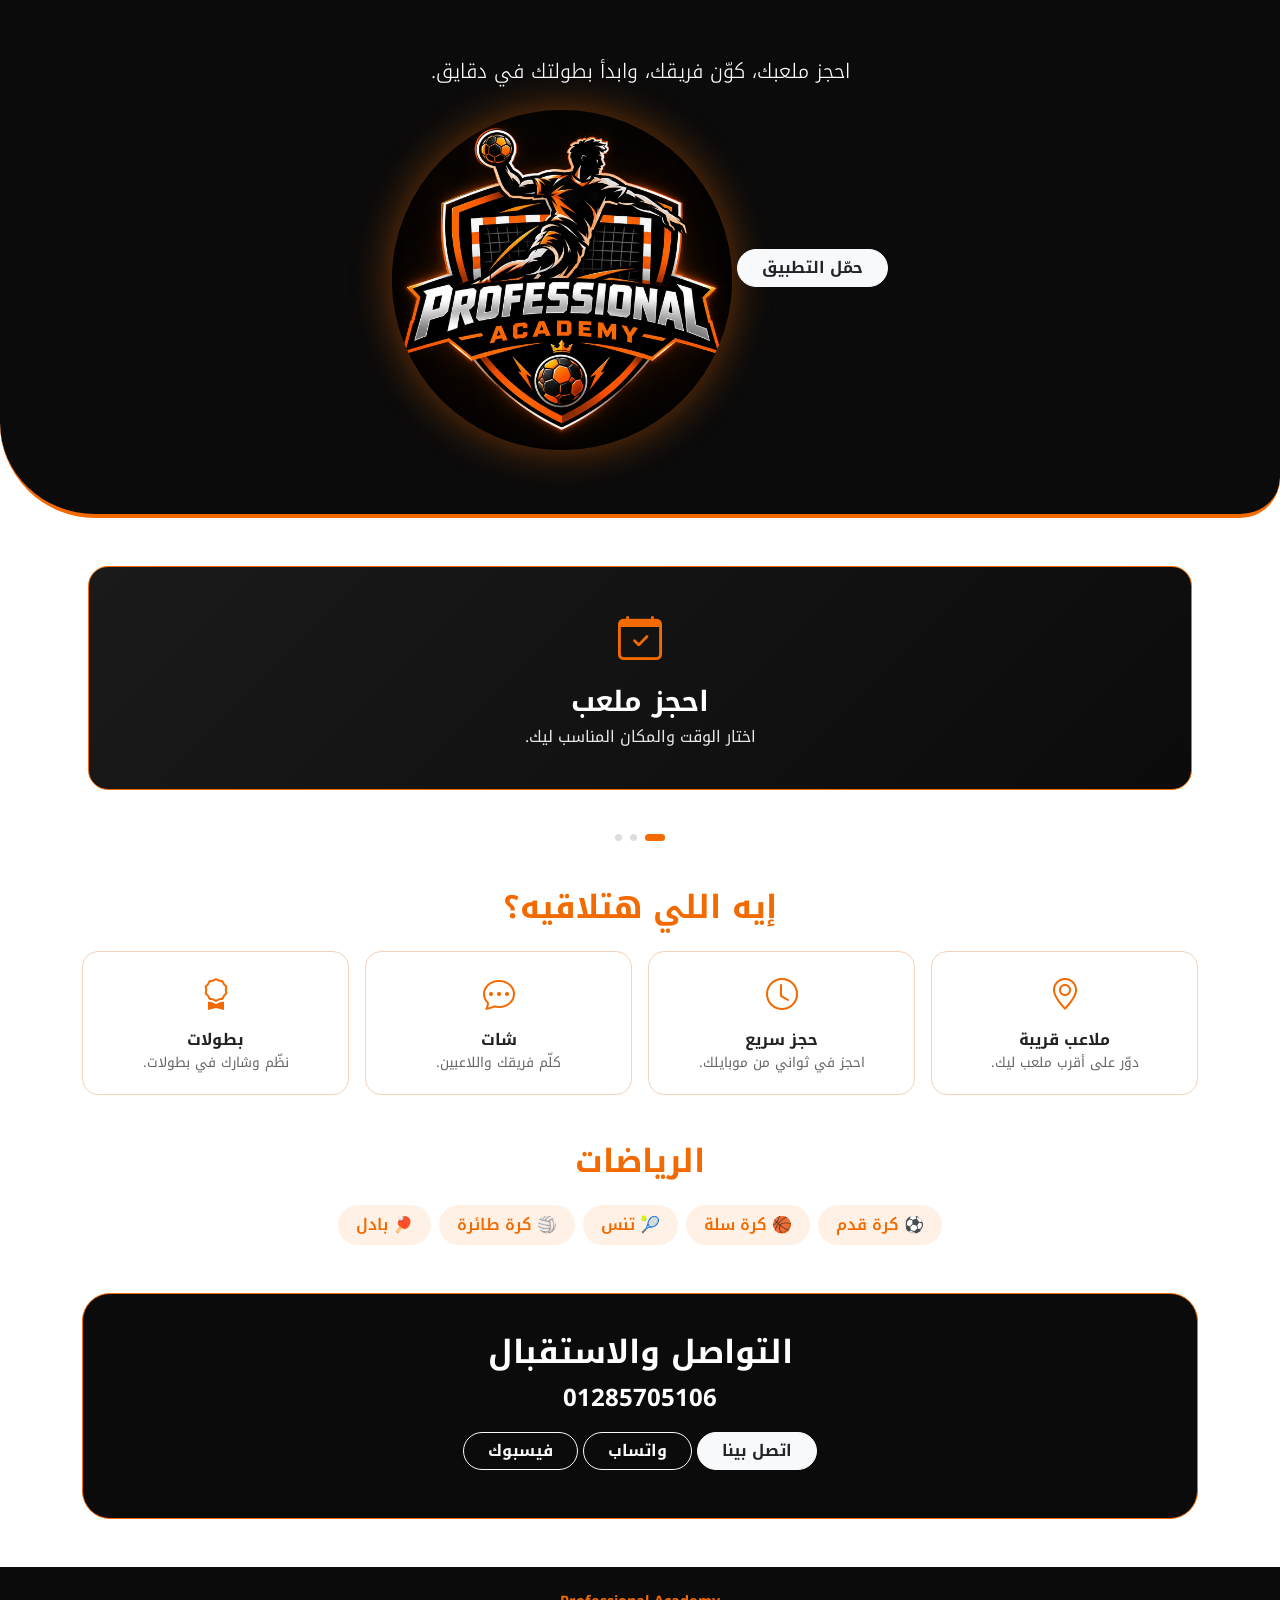
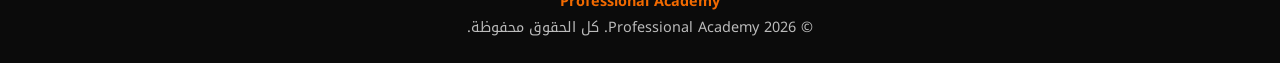
<file: academy-v2/index.html>
<!doctype html>
<html lang="ar" dir="rtl">
<head>
  <meta charset="utf-8">
  <meta name="viewport" content="width=device-width, initial-scale=1">
  <title>Professional Academy | أكاديمية بروفيشنال</title>
  <meta name="description" content="أكاديمية بروفيشنال: احجز ملاعب، ابدأ بطولات، كوّن فريقك وتواصل مع اللاعبين.">
  <meta name="theme-color" content="#0b0b0b">
  <link rel="icon" type="image/jpeg" href="assets/img/logo.jpg">
  <link rel="preconnect" href="https://fonts.googleapis.com">
  <link rel="preconnect" href="https://fonts.gstatic.com" crossorigin>
  <link href="https://fonts.googleapis.com/css2?family=Noto+Kufi+Arabic:wght@400;600;700&display=swap" rel="stylesheet">
  <link rel="stylesheet" href="https://cdn.jsdelivr.net/npm/bootstrap-icons@1.11.3/font/bootstrap-icons.min.css">
  <link rel="stylesheet" href="assets/css/bootstrap.rtl.min.css">
  <link rel="stylesheet" href="assets/css/slick.css">
  <link rel="stylesheet" href="assets/css/style.css">
  <link rel="stylesheet" href="assets/css/site.css">
</head>
<body>

  <header class="site-hero text-white text-center">
    <div class="container">
      <h1 class="fw-bold visually-hidden">Professional Academy</h1>
      <p class="lead mb-4">احجز ملعبك، كوّن فريقك، وابدأ بطولتك في دقايق.</p>
      <a href="#download" class="btn btn-light text-dark fw-bold px-4 rounded-pill mb-4">حمّل التطبيق</a>
      <img src="assets/img/logo.jpg" alt="Professional Academy" class="hero-img">
    </div>
  </header>

  <main class="container py-5">

    <section class="mb-5">
      <div class="main-slider">
        <div><div class="slide s1"><i class="bi bi-calendar-check"></i><h3>احجز ملعب</h3><p>اختار الوقت والمكان المناسب ليك.</p></div></div>
        <div><div class="slide s2"><i class="bi bi-trophy"></i><h3>ابدأ بطولة</h3><p>نظّم بطولة مع صحابك وتابع النتايج.</p></div></div>
        <div><div class="slide s3"><i class="bi bi-people"></i><h3>كوّن فريقك</h3><p>ضم لاعبين وقارن مستواكم.</p></div></div>
      </div>
    </section>

    <section id="features" class="mb-5">
      <h2 class="section-title">إيه اللي هتلاقيه؟</h2>
      <div class="row g-3">
        <div class="col-6 col-md-3"><div class="feature"><i class="bi bi-geo-alt"></i><h5>ملاعب قريبة</h5><p>دوّر على أقرب ملعب ليك.</p></div></div>
        <div class="col-6 col-md-3"><div class="feature"><i class="bi bi-clock"></i><h5>حجز سريع</h5><p>احجز في ثواني من موبايلك.</p></div></div>
        <div class="col-6 col-md-3"><div class="feature"><i class="bi bi-chat-dots"></i><h5>شات</h5><p>كلّم فريقك واللاعبين.</p></div></div>
        <div class="col-6 col-md-3"><div class="feature"><i class="bi bi-award"></i><h5>بطولات</h5><p>نظّم وشارك في بطولات.</p></div></div>
      </div>
    </section>

    <section id="sports" class="mb-5">
      <h2 class="section-title">الرياضات</h2>
      <div class="d-flex flex-wrap gap-2 justify-content-center">
        <span class="chip">⚽ كرة قدم</span>
        <span class="chip">🏀 كرة سلة</span>
        <span class="chip">🎾 تنس</span>
        <span class="chip">🏐 كرة طائرة</span>
        <span class="chip">🏓 بادل</span>
      </div>
    </section>

    <section id="download" class="download text-center text-white">
      <h2 class="fw-bold">التواصل والاستقبال</h2>
      <p dir="ltr" class="fw-bold fs-4 mb-3">01285705106</p>
      <a href="tel:+201285705106" class="btn btn-light text-dark fw-bold rounded-pill px-4 mb-2">اتصل بينا</a>
      <a href="https://wa.me/201285705106" target="_blank" rel="noopener" class="btn btn-outline-light fw-bold rounded-pill px-4 mb-2">واتساب</a>
      <a href="https://www.facebook.com/share/1DG5ZbSksD/?mibextid=wwXIfr" target="_blank" rel="noopener" class="btn btn-outline-light fw-bold rounded-pill px-4 mb-2">فيسبوك</a>
    </section>
  </main>

  <footer class="site-footer text-center py-4">
    <div class="fw-bold mb-1" style="color:#F26A00">Professional Academy</div>
    <div>© <span id="year"></span> Professional Academy. كل الحقوق محفوظة.</div>
  </footer>

  <script src="assets/js/jquery.min.js"></script>
  <script src="assets/js/bootstrap.bundle.min.js"></script>
  <script src="assets/js/slick.min.js"></script>
  <script>
    jQuery(function ($) {
      $('#year').text(new Date().getFullYear());
      $('.main-slider').slick({
        dots: true, infinite: true, autoplay: true, autoplaySpeed: 3500,
        speed: 700, slidesToShow: 1, slidesToScroll: 1,
        rtl: true, arrows: false
      });
    });
  </script>
</body>
</html>
</file>
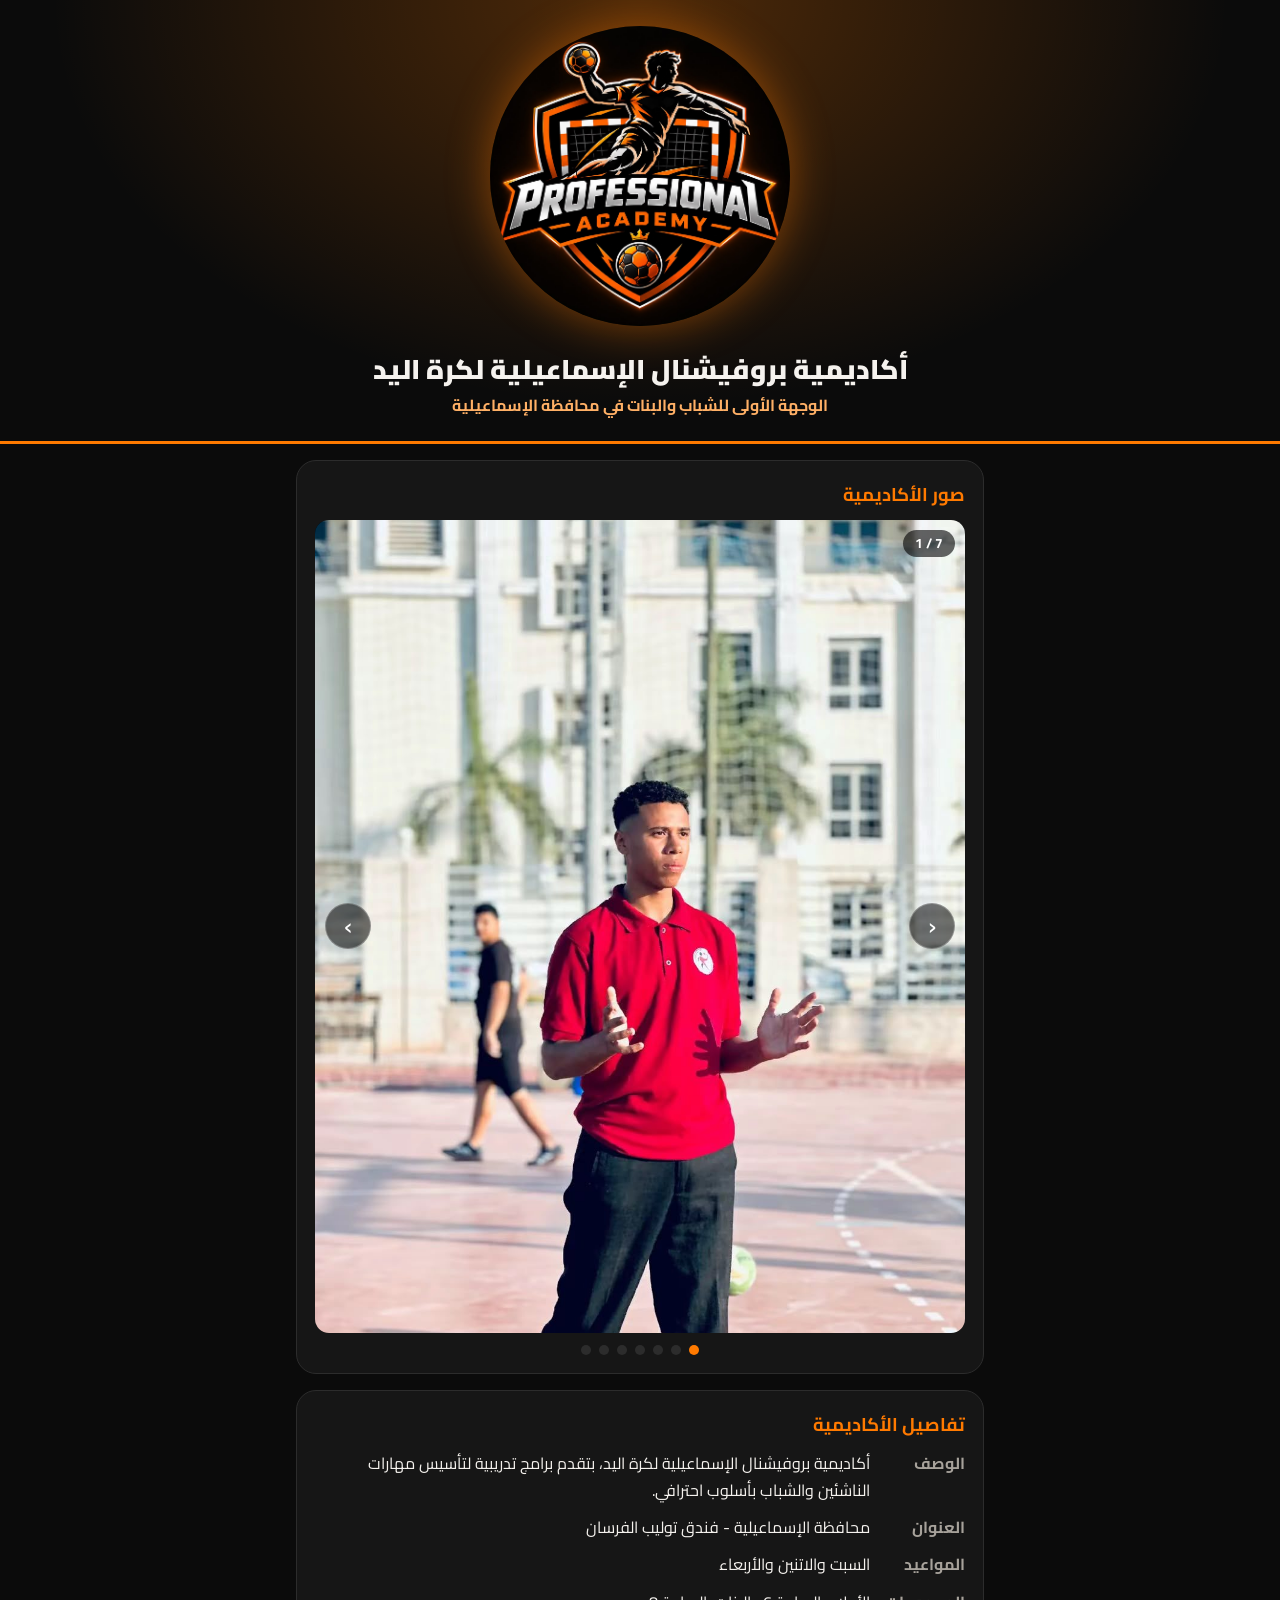
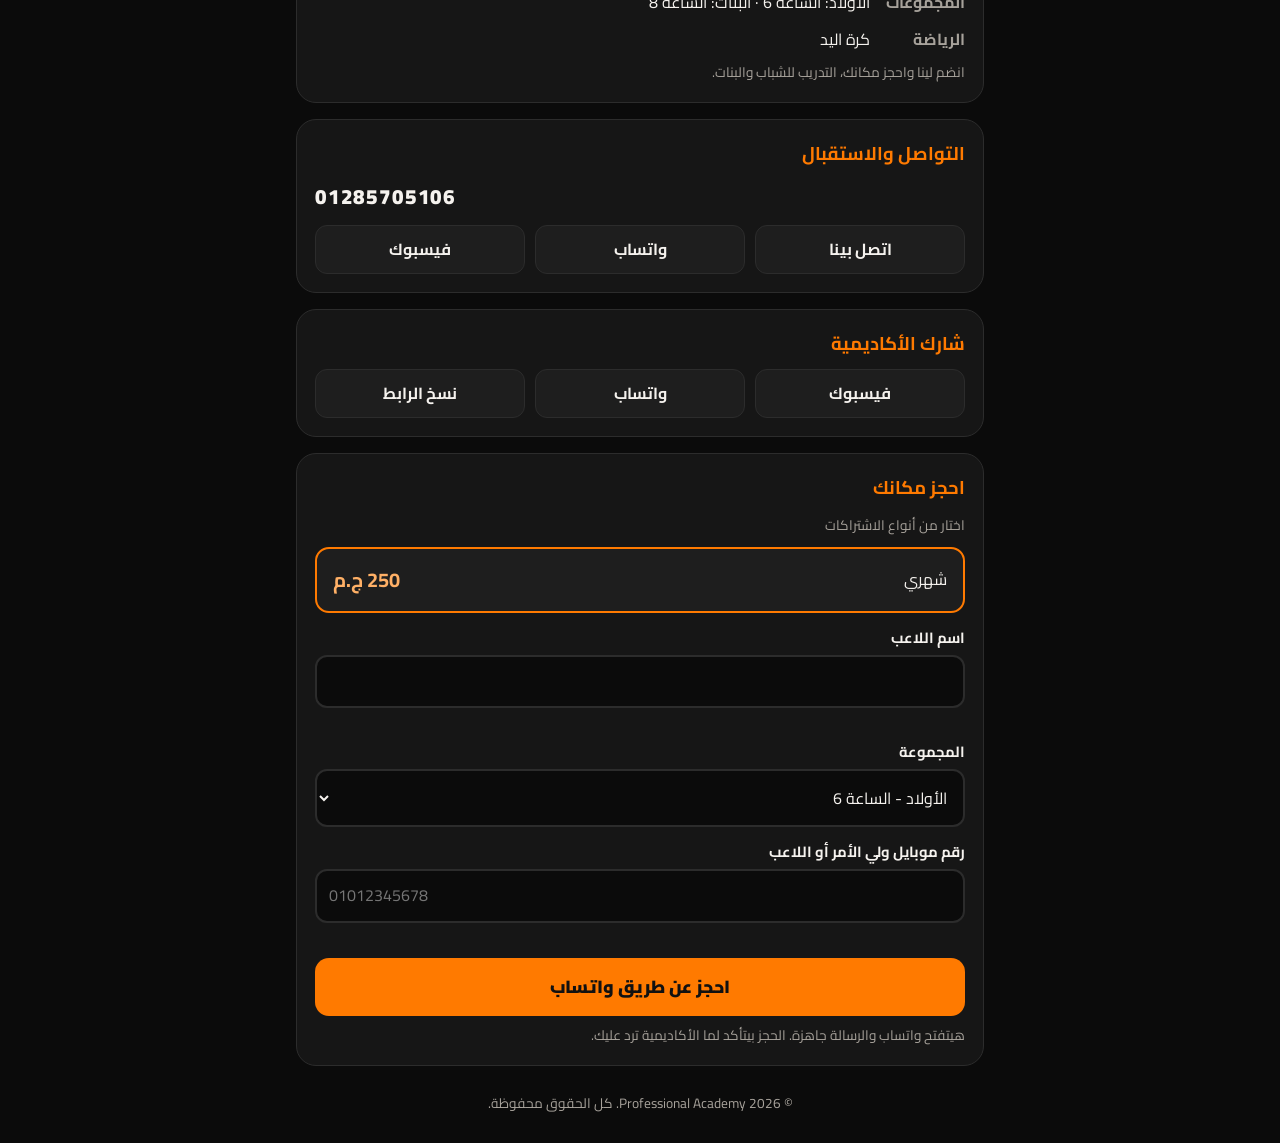
<file: academy/index.html>
<!doctype html>
<html lang="ar" dir="rtl">
<head>
<meta charset="utf-8">
<meta name="viewport" content="width=device-width,initial-scale=1,viewport-fit=cover">
<title>بروفيشنال أكاديمي | Professional Academy - أكاديمية كرة اليد بالإسماعيلية</title>
<meta name="description" content="أكاديمية بروفيشنال الإسماعيلية لكرة اليد: الوجهة الأولى للشباب والبنات في محافظة الإسماعيلية. اشتراك شهري 250 ج.م.">
<meta name="theme-color" content="#0b0b0b">
<link rel="icon" type="image/png" sizes="48x48" href="img/icon-48.png">
<link rel="icon" type="image/png" sizes="192x192" href="img/icon-192.png">
<link rel="apple-touch-icon" href="img/apple-touch-icon.png">
<link rel="manifest" href="manifest.webmanifest">
<meta name="mobile-web-app-capable" content="yes">
<meta name="apple-mobile-web-app-capable" content="yes">
<meta name="apple-mobile-web-app-title" content="بروفيشنال">
<link rel="canonical" href="https://yuossif355-bit.github.io/professional-club/academy/">
<meta name="robots" content="index, follow">
<meta name="keywords" content="بروفيشنال اكاديمي, بروفيشنال أكاديمي, Professional Academy, أكاديمية كرة اليد, كرة يد الإسماعيلية, أكاديمية بروفيشنال, تدريب كرة اليد للأطفال, Professional Academy">
<meta property="og:type" content="website">
<meta property="og:locale" content="ar_EG">
<meta property="og:title" content="بروفيشنال أكاديمي | Professional Academy">
<meta property="og:description" content="الوجهة الأولى للشباب والبنات في محافظة الإسماعيلية. اشتراك شهري 250 ج.م. احجز مكانك الآن.">
<meta property="og:url" content="https://yuossif355-bit.github.io/professional-club/academy/">
<meta property="og:image" content="https://yuossif355-bit.github.io/professional-club/academy/img/logo.jpg">
<meta name="twitter:card" content="summary_large_image">

<link rel="preconnect" href="https://fonts.googleapis.com">
<link rel="preconnect" href="https://fonts.gstatic.com" crossorigin>
<link href="https://fonts.googleapis.com/css2?family=Cairo:wght@400;600;700;900&display=swap" rel="stylesheet">
<script type="application/ld+json">
{"@context":"https://schema.org","@type":"SportsActivityLocation","name":"أكاديمية بروفيشنال الإسماعيلية لكرة اليد","sport":"Handball","sameAs":["https://www.facebook.com/share/1DG5ZbSksD/?mibextid=wwXIfr"],"address":{"@type":"PostalAddress","addressLocality":"الإسماعيلية","addressCountry":"EG","streetAddress":"فندق توليب الفرسان"}}
</script>
<style>
:root{--bg:#0b0b0b;--panel:#161616;--panel-2:#1e1e1e;--line:#2c2c2c;--text:#f5f2ee;--muted:#a7a29b;--or:#ff7a00;--or-2:#ffb066;--ok:#25d366}
*{box-sizing:border-box;margin:0;padding:0}
body{background:var(--bg);color:var(--text);font-family:"Cairo",system-ui,sans-serif;line-height:1.7;padding-bottom:calc(28px + env(safe-area-inset-bottom,0px))}
button,input{font:inherit;color:inherit}
button,label{cursor:pointer}
:focus-visible{outline:3px solid var(--or);outline-offset:2px}
.wrap{max-width:720px;margin:0 auto;padding-inline:16px}
.hero{text-align:center;padding:26px 16px 22px;background:radial-gradient(ellipse at 50% 0%,rgba(255,122,0,.28),transparent 65%);border-bottom:3px solid var(--or)}
.hero img{width:min(300px,72vw);height:auto;border-radius:50%;box-shadow:0 0 44px rgba(255,122,0,.45)}
h1{font-size:1.7rem;font-weight:900;margin:18px 0 4px;line-height:1.3;text-wrap:balance}
.tag{color:var(--or-2);font-weight:700}
.card{background:var(--panel);border:1px solid var(--line);border-radius:20px;padding:18px;margin-top:16px}
.card h2{font-size:1.15rem;margin-bottom:10px;color:var(--or)}
dl{display:grid;grid-template-columns:auto 1fr;gap:10px 16px}
dt{color:var(--muted);font-weight:700;white-space:nowrap}
dd{min-width:0;overflow-wrap:anywhere}
.pic{display:block;width:100%;height:auto;border-radius:14px;background:#000}
.slider{position:relative;direction:rtl;overflow:hidden;border-radius:14px;background:#000;aspect-ratio:4/5;touch-action:pan-y;user-select:none}
.track{display:flex;height:100%;transition:transform .35s ease}
.slide{flex:0 0 100%;height:100%;margin:0}
.slide img{display:block;width:100%;height:100%;object-fit:cover;object-position:50% 40%;-webkit-user-drag:none}
.nav{direction:ltr;position:absolute;top:50%;transform:translateY(-50%);width:46px;height:46px;border-radius:50%;border:1px solid rgba(255,255,255,.25);background:rgba(0,0,0,.55);color:#fff;font-size:28px;line-height:1;display:grid;place-items:center;padding:0 0 3px}
.nav:hover{background:var(--or);color:#111}
.nav.next{left:10px}
.nav.prev{right:10px}
.count{position:absolute;top:10px;right:10px;background:rgba(0,0,0,.6);color:#fff;border-radius:999px;padding:2px 12px;font-size:.85rem;font-weight:700;font-variant-numeric:tabular-nums;direction:ltr}
.dots{display:flex;justify-content:center;gap:8px;margin-top:12px}
.dots button{width:10px;height:10px;border-radius:50%;border:0;padding:0;background:var(--line)}
.dots button[aria-current="true"]{background:var(--or)}
@media (prefers-reduced-motion:reduce){.track{transition:none}}
.share{display:flex;gap:10px;flex-wrap:wrap}
.share a,.share button{flex:1 1 120px;text-align:center;text-decoration:none;background:var(--panel-2);border:1px solid var(--line);border-radius:12px;padding:10px;font-weight:700;color:var(--text)}
.plan{display:flex;align-items:center;justify-content:space-between;gap:12px;background:var(--panel-2);border:2px solid var(--or);border-radius:14px;padding:14px 16px}
.plan b{font-size:1.25rem;color:var(--or-2);font-variant-numeric:tabular-nums}
.f{display:flex;flex-direction:column;gap:5px;margin-top:12px}
.f label{font-weight:700;font-size:.92rem}
.f input,.f select{background:var(--bg);border:2px solid var(--line);border-radius:12px;padding:11px 12px;min-width:0;width:100%;font:inherit;color:inherit}
.f input:focus,.f select:focus{outline:none;border-color:var(--or)}
.err{color:#ff7b72;font-size:.82rem;min-height:1.1em}
.book{width:100%;margin-top:16px;background:var(--or);color:#111;border:0;border-radius:14px;padding:14px;font-weight:900;font-size:1.1rem}
.note{color:var(--muted);font-size:.85rem;margin-top:8px}
.toast{position:fixed;inset-inline:16px;bottom:calc(20px + env(safe-area-inset-bottom,0px));margin:auto;max-width:340px;background:var(--text);color:var(--bg);border-radius:12px;padding:10px 14px;text-align:center;font-weight:700;display:none}
.toast.show{display:block}
footer{text-align:center;color:var(--muted);font-size:.85rem;margin-top:26px}
</style>
</head>
<body>
<header class="hero">
  <img src="img/logo.jpg" alt="شعار Professional Academy" width="300" height="300">
  <h1>أكاديمية بروفيشنال الإسماعيلية لكرة اليد</h1>
  <p class="tag">الوجهة الأولى للشباب والبنات في محافظة الإسماعيلية</p>
</header>

<main class="wrap">
  <section class="card" aria-labelledby="g">
    <h2 id="g">صور الأكاديمية</h2>
    <div class="slider" id="slider" role="region" aria-roledescription="معرض صور" aria-label="صور الأكاديمية" tabindex="0">
      <div class="track" id="track">
        <figure class="slide"><img src="img/gallery/photo-1.jpg" alt="مدرب أكاديمية بروفيشنال بتيشيرت الأكاديمية الأحمر بيشرح للاعبين في الملعب" width="1080" height="1440" fetchpriority="high"></figure>
        <figure class="slide"><img src="img/gallery/photo-2.jpg" alt="لاعب بيقفز ويسدد في تمرين كرة يد ليلي" width="1113" height="1600" loading="lazy"></figure>
        <figure class="slide"><img src="img/gallery/photo-3.jpg" alt="لاعبين الأكاديمية واقفين صفين وبيصفقوا للمدرب" width="900" height="1600" loading="lazy"></figure>
        <figure class="slide"><img src="img/gallery/photo-4.jpg" alt="المدرب بيتكلم مع مجموعة من اللاعبين أثناء التدريب" width="1080" height="1080" loading="lazy"></figure>
        <figure class="slide"><img src="img/gallery/photo-5.jpg" alt="المدرب ماسك كورة اليد وقدامه الجول" width="1080" height="1440" loading="lazy"></figure>
        <figure class="slide"><img src="img/gallery/photo-7.jpg" alt="مدرب بيدرّب الأطفال الصغيرين في الأكاديمية" width="720" height="1280" loading="lazy"></figure>
        <figure class="slide"><img src="img/gallery/photo-8.jpg" alt="ملعب الأكاديمية وقت الغروب بسماء وردية وفندق توليب الفرسان في الخلفية" width="1200" height="1600" loading="lazy"></figure>
      </div>
      <span class="count" id="count" aria-hidden="true">1 / 7</span>
      <button type="button" class="nav prev" id="prev" aria-label="الصورة السابقة">&rsaquo;</button>
      <button type="button" class="nav next" id="next" aria-label="الصورة التالية">&lsaquo;</button>
    </div>
    <div class="dots" id="dots"></div>
  </section>

  <section class="card" aria-labelledby="d">
    <h2 id="d">تفاصيل الأكاديمية</h2>
    <dl>
      <dt>الوصف</dt><dd id="cDesc">أكاديمية بروفيشنال الإسماعيلية لكرة اليد، بتقدم برامج تدريبية لتأسيس مهارات الناشئين والشباب بأسلوب احترافي.</dd>
      <dt>العنوان</dt><dd id="cAddr">محافظة الإسماعيلية - فندق توليب الفرسان</dd>
      <dt>المواعيد</dt><dd id="cDays">السبت والاتنين والأربعاء</dd>
      <dt>المجموعات</dt><dd id="cGroups">الأولاد: الساعة 6 &nbsp;·&nbsp; البنات: الساعة 8</dd>
      <dt>الرياضة</dt><dd>كرة اليد</dd>
    </dl>
    <p class="note">انضم لينا واحجز مكانك، التدريب للشباب والبنات.</p>
  </section>

  <section class="card" aria-labelledby="c">
    <h2 id="c">التواصل والاستقبال</h2>
    <p id="cPhone" style="margin-bottom:10px;direction:ltr;text-align:start;font-size:1.3rem;font-weight:900;letter-spacing:.04em" dir="ltr">01285705106</p>
    <div class="share">
      <a id="cCall" href="tel:+201285705106">اتصل بينا</a>
      <a id="cWa" href="https://wa.me/201285705106" target="_blank" rel="noopener">واتساب</a>
      <a href="https://www.facebook.com/share/1DG5ZbSksD/?mibextid=wwXIfr" target="_blank" rel="noopener">فيسبوك</a>
    </div>
  </section>

  <section class="card" aria-labelledby="s">
    <h2 id="s">شارك الأكاديمية</h2>
    <div class="share">
      <a id="fb" href="#" target="_blank" rel="noopener">فيسبوك</a>
      <a id="wa" href="#" target="_blank" rel="noopener">واتساب</a>
      <button type="button" id="copy">نسخ الرابط</button>
    </div>
  </section>

  <section class="card" aria-labelledby="b">
    <h2 id="b">احجز مكانك</h2>
    <p class="note" style="margin:0 0 10px">اختار من أنواع الاشتراكات</p>
    <div class="plan"><span>شهري</span><b id="cPrice">250 ج.م</b></div>
    <form id="form" novalidate>
      <div class="f"><label for="who">اسم اللاعب</label><input id="who" autocomplete="name" maxlength="40"><span class="err" id="whoErr"></span></div>
      <div class="f"><label for="grp">المجموعة</label>
        <select id="grp"><option value="الأولاد (الساعة 6)">الأولاد - الساعة 6</option><option value="البنات (الساعة 8)">البنات - الساعة 8</option></select></div>
      <div class="f"><label for="ph">رقم موبايل ولي الأمر أو اللاعب</label><input id="ph" type="tel" inputmode="tel" autocomplete="tel" placeholder="01012345678" dir="ltr" style="text-align:start"><span class="err" id="phErr"></span></div>
      <button class="book" type="submit">احجز عن طريق واتساب</button>
      <p class="note">هيتفتح واتساب والرسالة جاهزة. الحجز بيتأكد لما الأكاديمية ترد عليك.</p>
    </form>
  </section>

  <footer>© <span id="y"></span> Professional Academy. كل الحقوق محفوظة.</footer>
</main>
<div class="toast" id="toast" role="status"></div>

<script>
(function(){
  /* رقم واتساب الأكاديمية لاستقبال الحجوزات (بكود مصر 20 وبدون +). عدّله هنا بس. */
  var WHATSAPP = "201285705106";
  /* القيم دي بتتحدّث من ملف content.json (اللي بتعدّله من غرفة المدرب). */
  window.PA = {whatsapp: WHATSAPP, price: 250};
  var $=function(s){return document.querySelector(s)};
  $("#y").textContent=new Date().getFullYear();
  var url=location.href.split("#")[0], t=encodeURIComponent("أكاديمية بروفيشنال الإسماعيلية لكرة اليد");
  $("#fb").href="https://www.facebook.com/sharer/sharer.php?u="+encodeURIComponent(url);
  $("#wa").href="https://wa.me/?text="+t+"%20"+encodeURIComponent(url);
  function toast(m){var e=$("#toast");e.textContent=m;e.classList.add("show");clearTimeout(toast._t);toast._t=setTimeout(function(){e.classList.remove("show")},2200)}
  $("#copy").addEventListener("click",function(){
    if(navigator.clipboard&&navigator.clipboard.writeText)navigator.clipboard.writeText(url).then(function(){toast("تم نسخ الرابط بنجاح!")},function(){toast(url)});else toast(url);
  });
  $("#form").addEventListener("submit",function(e){
    e.preventDefault();
    var who=$("#who").value.trim(), ph=$("#ph").value.replace(/[\s-]/g,""), ok=true;
    $("#whoErr").textContent=who?"":"اكتب اسم اللاعب."; if(!who)ok=false;
    if(!/^01[0125]\d{8}$/.test(ph)){$("#phErr").textContent="اكتب رقم موبايل مصري صحيح، زي 01012345678.";ok=false}else $("#phErr").textContent="";
    if(!ok)return;
    var msg="طلب حجز في أكاديمية بروفيشنال الإسماعيلية لكرة اليد\nاسم اللاعب: "+who+"\nالمجموعة: "+$("#grp").value+"\nالاشتراك: شهري - "+window.PA.price+" ج.م\nرقم التواصل: "+ph;
    location.href="https://wa.me/"+window.PA.whatsapp+"?text="+encodeURIComponent(msg);
  });
})();
</script>

<script>
/* سلايدر الصور: السهم الشمال = الصورة اللي بعدها، السهم اليمين = الصورة اللي قبلها (الصفحة عربي RTL). بيلف من الأول للآخر. */
(function(){
  var slider=document.getElementById("slider"),track=document.getElementById("track"),
      n=track.children.length,i=0,count=document.getElementById("count"),
      dots=document.getElementById("dots"),btns=[],
      prevB=document.getElementById("prev"),nextB=document.getElementById("next");
  function warm(j){var f=track.children[(j+n)%n];if(f)f.querySelector("img").loading="eager"}
  function go(j){
    i=(j+n)%n;
    track.style.transform="translateX("+(i*100)+"%)";
    count.textContent=(i+1)+" / "+n;
    btns.forEach(function(b,k){b.setAttribute("aria-current",k===i?"true":"false")});
    warm(i-1);warm(i);warm(i+1);
  }
  /* بيتنادى أول مرة، وبعدين تاني لما الصور تتحدّث من content.json */
  function rebuild(){
    n=track.children.length;btns=[];
    while(dots.firstChild)dots.removeChild(dots.firstChild);
    for(var k=0;k<n;k++){(function(k){
      var b=document.createElement("button");b.type="button";b.setAttribute("aria-label","الصورة "+(k+1));
      b.addEventListener("click",function(){go(k)});dots.appendChild(b);btns.push(b);
    })(k)}
    prevB.style.display=nextB.style.display=n<2?"none":"";
    dots.style.display=n<2?"none":"";
    go(0);
  }
  nextB.addEventListener("click",function(){go(i+1)});
  prevB.addEventListener("click",function(){go(i-1)});
  slider.addEventListener("keydown",function(e){
    if(e.key==="ArrowLeft"){e.preventDefault();go(i+1)}
    else if(e.key==="ArrowRight"){e.preventDefault();go(i-1)}
  });
  var x0=null;
  slider.addEventListener("touchstart",function(e){x0=e.touches[0].clientX},{passive:true});
  slider.addEventListener("touchend",function(e){
    if(x0===null)return;
    var dx=e.changedTouches[0].clientX-x0;x0=null;
    if(Math.abs(dx)>40)go(dx>0?i+1:i-1);
  });
  window.PAslider={rebuild:rebuild};
  rebuild();
})();
</script>

<script>
/* بيقرا نصوص وصور الموقع من content.json (بيتعدّل من غرفة المدرب). لو الملف مجاش، بيفضل المحتوى الأصلي اللي في الصفحة. */
(function(){
  var $=function(id){return document.getElementById(id)};
  function setText(id,t){var e=$(id);if(e&&typeof t==="string"&&t)e.textContent=t}
  function apply(c){
    setText("cDesc",c.description);setText("cAddr",c.address);setText("cDays",c.days);
    if(c.groups&&c.groups.length){
      setText("cGroups",c.groups.map(function(g){return g.name+": "+g.time}).join("  ·  "));
      var sel=$("grp");
      if(sel){
        while(sel.firstChild)sel.removeChild(sel.firstChild);
        c.groups.forEach(function(g){
          var o=document.createElement("option");
          o.value=g.name+" ("+g.time+")";o.textContent=g.name+" - "+g.time;sel.appendChild(o);
        });
      }
    }
    var price=parseInt(c.price,10);
    if(price>0){window.PA.price=price;setText("cPrice",price+" ج.م")}
    var digits=String(c.phone||"").replace(/\D/g,"");
    if(digits.length>=10){
      var intl="20"+digits.replace(/^0/,"");
      window.PA.whatsapp=intl;setText("cPhone",digits);
      if($("cCall"))$("cCall").href="tel:+"+intl;
      if($("cWa"))$("cWa").href="https://wa.me/"+intl;
    }
    var g=(c.gallery||[]).filter(function(x){return x&&/^img\/gallery\/[\w.-]+$/.test(x.src)});
    var track=$("track");
    if(g.length&&track&&window.PAslider){
      while(track.firstChild)track.removeChild(track.firstChild);
      g.forEach(function(x,k){
        var f=document.createElement("figure");f.className="slide";
        var im=document.createElement("img");
        im.src=x.src;im.alt=x.alt||"";
        if(x.w&&x.h){im.width=x.w;im.height=x.h}
        if(k>0)im.loading="lazy";
        f.appendChild(im);track.appendChild(f);
      });
      window.PAslider.rebuild();
    }
  }
  if(window.fetch)fetch("content.json",{cache:"no-cache"})
    .then(function(r){return r.ok?r.json():null})
    .then(function(c){if(c)apply(c)})
    .catch(function(){});
})();
</script>

<script>
if("serviceWorker" in navigator)window.addEventListener("load",function(){navigator.serviceWorker.register("sw.js").catch(function(){})});
</script>

<script>
/* عداد الزيارات: بيعد كل متصفح مرة واحدة. الرقم بتشوفه من الرابط:
   https://abacus.jasoncameron.dev/get/professional-academy-ismailia/visits
   افتح الصفحة مرة بـ ?nocount عشان متتحسبش زيارتك إنت. */
(function(){
  var KEY="pa_counted";
  try{
    if(/[?&]nocount\b/.test(location.search)){try{localStorage.setItem(KEY,"1")}catch(e){}}
    var done=false;try{done=localStorage.getItem(KEY)==="1"}catch(e){}
    if(!done&&window.fetch){
      fetch("https://abacus.jasoncameron.dev/hit/professional-academy-ismailia/visits")
        .then(function(r){if(r.ok){try{localStorage.setItem(KEY,"1")}catch(e){}}})
        .catch(function(){});
    }
  }catch(e){}
})();
</script>

<script>
/* عداد التثبيت: بيعد كل جهاز مرة واحدة، لما يتثبّت التطبيق أو يتفتح لأول مرة من أيقونة الشاشة الرئيسية (بيشتغل على أندرويد وآيفون). */
(function(){
  var KEY="pa_install_counted";
  function done(){try{return localStorage.getItem(KEY)==="1"}catch(e){return false}}
  function countInstall(){
    if(done()||/[?&]nocount\b/.test(location.search)||!window.fetch)return;
    fetch("https://abacus.jasoncameron.dev/hit/professional-academy-ismailia/installs")
      .then(function(r){if(r.ok){try{localStorage.setItem(KEY,"1")}catch(e){}}})
      .catch(function(){});
  }
  window.addEventListener("appinstalled",countInstall);
  var standalone=(window.matchMedia&&window.matchMedia("(display-mode: standalone)").matches)||window.navigator.standalone===true;
  if(standalone)countInstall();
})();
</script>
</body>
</html>
</file>
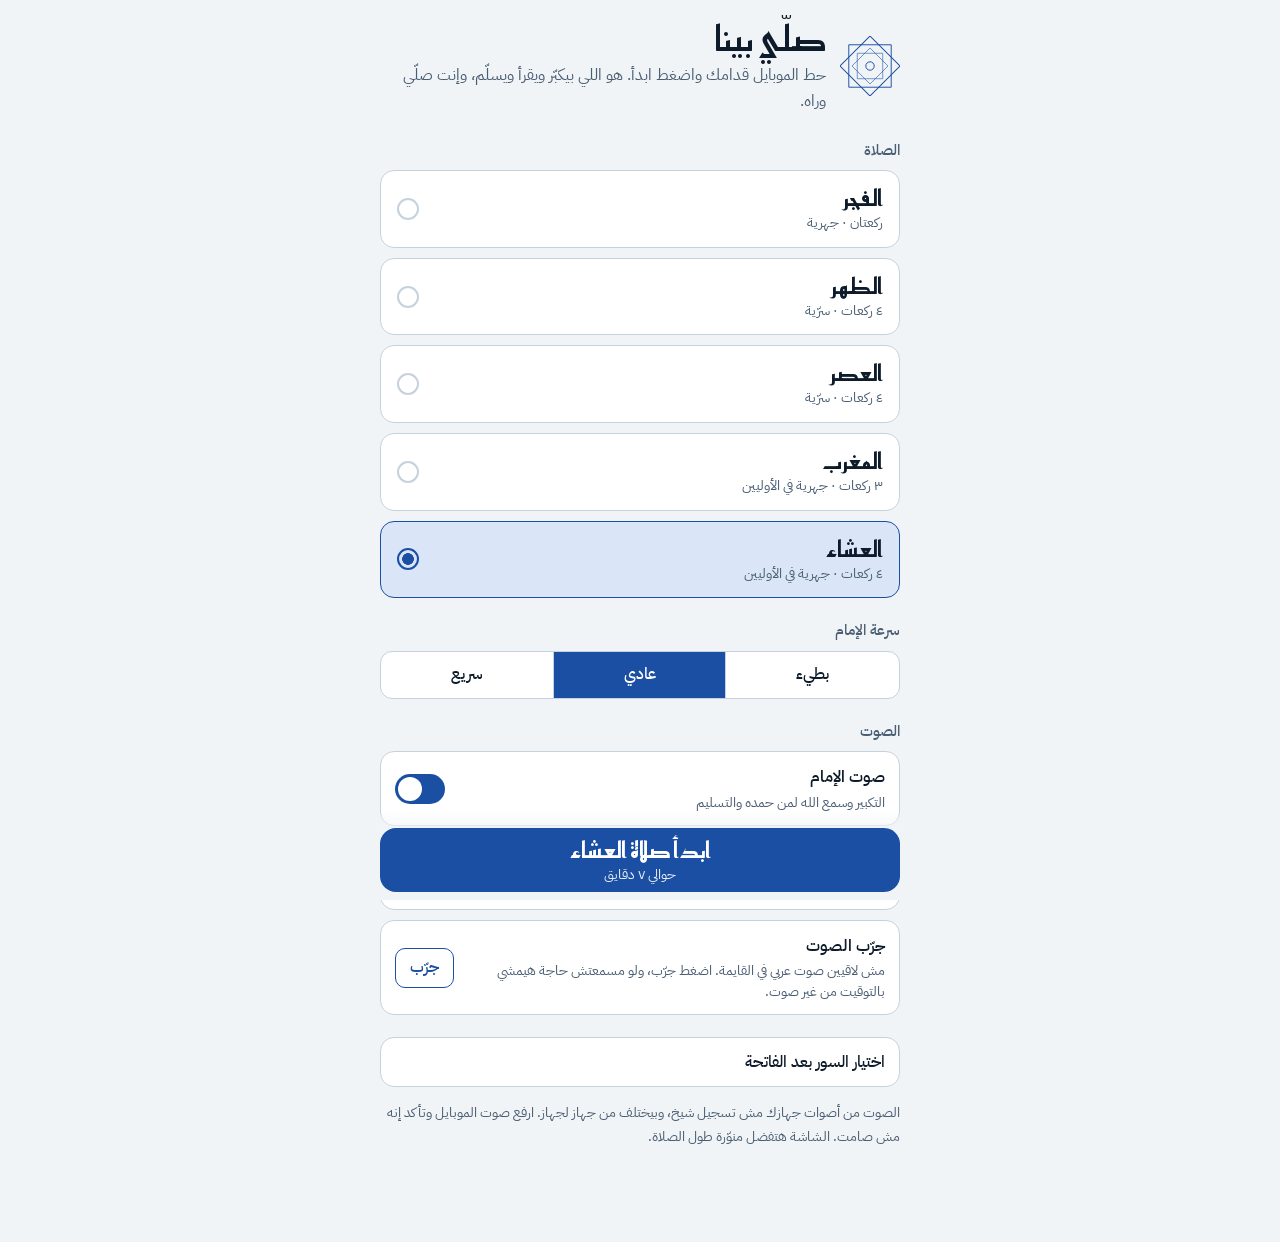
<file: salli-bina/index.html>
<!doctype html>
<html lang="ar" dir="rtl">
<head>
<meta charset="utf-8">
<meta name="viewport" content="width=device-width, initial-scale=1, viewport-fit=cover">
<title>صلّي بينا</title>
<meta name="claude:viewport-fit-sides" content="cover">
<link rel="stylesheet" href="https://fonts.googleapis.com/css2?family=Amiri+Quran&family=IBM+Plex+Sans+Arabic:wght@400;500;600&family=Reem+Kufi:wght@500;600&display=swap">
<style>
/* Layout: one column. Setup list on top, sticky start button; during prayer a single full-height stage:
   posture word, who is speaking, the text being recited, big controls. Iznik blue, tile-star motif. */
*,*::before,*::after{box-sizing:border-box}
:root{
  --bg:#F1F4F7; --surface:#FFFFFF; --surface-2:#E3EAF1; --fg:#0E1B2A; --muted:#4A5E73; --line:#C5D1DD;
  --accent:#1B4FA3; --accent-fg:#FFFFFF; --accent-soft:#DAE6F7;
  --teal:#086266; --teal-soft:#D3ECEC;
  --next:#5F7489; --done:#9DAEBF;
  --font-ui:"IBM Plex Sans Arabic","Noto Sans Arabic","Segoe UI",Tahoma,system-ui,sans-serif;
  --font-display:"Reem Kufi","Noto Kufi Arabic","Segoe UI",Tahoma,sans-serif;
  --font-quran:"Amiri Quran","Amiri","Noto Naskh Arabic","Traditional Arabic",serif;
}
@media (prefers-color-scheme: dark){
  :root:not([data-theme="light"]){
    --bg:#09131F; --surface:#10202F; --surface-2:#172B3F; --fg:#E9F0F7; --muted:#9BB0C4; --line:#26405A;
    --accent:#7FB0FF; --accent-fg:#06101C; --accent-soft:#17345A;
    --teal:#4FD1CA; --teal-soft:#0F3A3E;
    --next:#7F95AB; --done:#41566B;
    color-scheme:dark;
  }
}
:root[data-theme="dark"]{
  --bg:#09131F; --surface:#10202F; --surface-2:#172B3F; --fg:#E9F0F7; --muted:#9BB0C4; --line:#26405A;
  --accent:#7FB0FF; --accent-fg:#06101C; --accent-soft:#17345A;
  --teal:#4FD1CA; --teal-soft:#0F3A3E;
  --next:#7F95AB; --done:#41566B;
  color-scheme:dark;
}
html,body{height:100%}
body{
  margin:0; background:var(--bg); color:var(--fg);
  font:400 16px/1.7 var(--font-ui);
  padding-block:12px;
  padding-left:max(16px,env(safe-area-inset-left,0px));
  padding-right:max(16px,env(safe-area-inset-right,0px));
  overflow-x:hidden; overflow-y:auto;
}
button,select,input{font:inherit;color:inherit}
button{cursor:pointer}
:focus-visible{outline:3px solid var(--accent);outline-offset:3px}
[hidden]{display:none!important}

/* ---------- setup ---------- */
.wrap{max-width:520px;margin-inline:auto;min-height:100%;display:flex;flex-direction:column}
.hero{display:flex;align-items:center;gap:14px;padding-block:6px 4px}
.mark{width:60px;height:60px;flex:none;color:var(--accent)}
.hero h1{margin:0;font:600 2.2rem/1.2 var(--font-display);text-wrap:balance}
.hero p{margin:.2rem 0 0;color:var(--muted);font-size:.98rem;line-height:1.6}
.group{margin-top:22px}
.group>h2{margin:0 0 10px;font:500 .92rem/1.4 var(--font-ui);color:var(--muted)}
.prayers{display:grid;gap:10px}
.prayer{display:flex;align-items:center;gap:12px;width:100%;text-align:start;padding:13px 16px;
  background:var(--surface);border:1.5px solid var(--line);border-radius:14px}
.prayer .nm{display:block;font:600 1.4rem/1.25 var(--font-display)}
.prayer .sb{display:block;color:var(--muted);font-size:.9rem;line-height:1.5}
.prayer .rd{margin-inline-start:auto;width:22px;height:22px;border-radius:50%;border:2px solid var(--line);flex:none}
.prayer[aria-checked="true"]{border-color:var(--accent);background:var(--accent-soft)}
.prayer[aria-checked="true"] .rd{border-color:var(--accent);background:radial-gradient(circle,var(--accent) 0 44%,transparent 48%)}
.seg{display:grid;grid-template-columns:repeat(3,1fr);border:1.5px solid var(--line);border-radius:12px;overflow:hidden;background:var(--surface)}
.seg button{min-height:46px;border:0;background:transparent;font-weight:500}
.seg button+button{border-inline-start:1.5px solid var(--line)}
.seg button[aria-checked="true"]{background:var(--accent);color:var(--accent-fg)}
.row{display:flex;align-items:center;gap:14px;padding:12px 14px;background:var(--surface);border:1.5px solid var(--line);border-radius:14px}
.row+.row{margin-top:10px}
.row .tx{flex:1;min-width:0}
.row .tx b{display:block;font-weight:600}
.row .tx span{display:block;color:var(--muted);font-size:.88rem;line-height:1.5}
.sw{-webkit-appearance:none;appearance:none;width:50px;height:30px;border-radius:15px;background:var(--line);position:relative;flex:none;margin:0;cursor:pointer;transition:background .2s}
.sw::after{content:"";position:absolute;top:3px;inset-inline-start:3px;width:24px;height:24px;border-radius:50%;background:var(--surface);transition:transform .2s}
.sw:checked{background:var(--accent)}
.sw:checked::after{transform:translateX(-20px)}
.sw:disabled{opacity:.45;cursor:not-allowed}
.mini{flex:none;min-height:40px;padding:0 14px;border-radius:10px;border:1.5px solid var(--accent);background:transparent;color:var(--accent);font-weight:500}
details.surahs{background:var(--surface);border:1.5px solid var(--line);border-radius:14px;padding:0 14px}
details.surahs summary{min-height:48px;display:flex;align-items:center;cursor:pointer;font-weight:500}
details.surahs .sel-grid{display:grid;grid-template-columns:1fr 1fr;gap:10px;padding-bottom:14px}
.sel-grid label{display:block;font-size:.85rem;color:var(--muted)}
.sel{width:100%;min-height:44px;margin-top:4px;padding:0 10px;border-radius:10px;border:1.5px solid var(--line);background:var(--bg);color:var(--fg)}
.dock{position:sticky;bottom:0;margin-top:auto;padding-block:18px 8px;background:linear-gradient(to top,var(--bg) 72%,transparent)}
.go{width:100%;min-height:64px;border:0;border-radius:16px;background:var(--accent);color:var(--accent-fg);display:flex;flex-direction:column;align-items:center;justify-content:center;gap:0}
.go b{font:600 1.4rem/1.3 var(--font-display)}
.go span{font-size:.85rem;opacity:.9;line-height:1.4}
.foot{margin:14px 0 4px;color:var(--muted);font-size:.85rem;line-height:1.7}

/* ---------- prayer stage ---------- */
.stage{height:100%;max-width:560px;margin-inline:auto;display:flex;flex-direction:column}
.top{display:flex;align-items:center;gap:10px;padding-bottom:10px}
.top .meta{flex:1;min-width:0;color:var(--muted);font-weight:500}
.top .meta b{font:600 1.2rem/1.3 var(--font-display);color:var(--fg);margin-inline-end:8px}
.end{min-height:40px;padding:0 14px;border-radius:10px;border:1.5px solid var(--line);background:var(--surface);font-size:.9rem;flex:none}
.end.sure{border-color:var(--accent);color:var(--accent);font-weight:600}
.bar{height:5px;border-radius:3px;background:var(--surface-2);overflow:hidden}
.bar i{display:block;height:100%;width:0;background:var(--accent);transition:width .6s}
.posture{text-align:center;padding-top:16px}
.posture .w{font:600 clamp(2.8rem,13vw,4rem)/1.15 var(--font-display);color:var(--accent)}
.chip{display:inline-block;margin-top:6px;padding:3px 14px;border-radius:99px;font-size:.9rem;font-weight:500}
.chip.imam{background:var(--teal-soft);color:var(--teal)}
.chip.you{background:var(--surface-2);color:var(--muted)}
.text{flex:1;min-height:0;position:relative;display:flex;flex-direction:column;overflow:hidden;padding-top:8px}
.starbg{position:absolute;top:50%;left:0;right:0;margin:auto;width:100%;max-width:100%;aspect-ratio:1;transform:translateY(-50%);color:var(--accent);opacity:.1;pointer-events:none}
.ttl{position:relative;z-index:1;text-align:center;color:var(--muted);font-weight:500;min-height:1.7em}
.lines{position:relative;z-index:1;margin-block:auto;max-height:100%;overflow-y:auto;padding-block:6px;scroll-behavior:smooth;scrollbar-width:none}
.lines::-webkit-scrollbar{display:none}
.ln{font:400 clamp(1.7rem,6.6vw,2.5rem)/2.15 var(--font-quran);text-align:center;color:var(--next);padding:0 12px;border-radius:14px;transition:color .3s,background .3s}
.ln.on{color:var(--fg);background:var(--accent-soft)}
.ln.done{color:var(--done)}
.ln.solo{font-size:clamp(2.3rem,10.5vw,3.5rem);background:transparent;color:var(--fg)}
.dots{position:relative;z-index:1;display:flex;gap:12px;justify-content:center;min-height:20px;padding-block:6px}
.dots i{width:14px;height:14px;border-radius:50%;border:2px solid var(--accent);transition:background .3s}
.dots i.f{background:var(--accent)}
.ctl{display:flex;align-items:center;justify-content:center;gap:24px;padding-block:12px 4px}
.cb{width:62px;height:62px;border-radius:50%;border:1.5px solid var(--line);background:var(--surface);display:grid;place-items:center}
.cb.main{width:82px;height:82px;background:var(--accent);color:var(--accent-fg);border-color:transparent}
.cb svg{width:28px;height:28px;fill:currentColor}
.cb.main svg{width:34px;height:34px}

/* ---------- finished ---------- */
.done{height:100%;max-width:520px;margin-inline:auto;display:flex;flex-direction:column;justify-content:center;gap:18px;text-align:center}
.done h2{margin:0;font:400 clamp(2rem,8vw,2.8rem)/1.9 var(--font-quran);color:var(--accent)}
.adhkar{background:var(--surface);border:1.5px solid var(--line);border-radius:16px;padding:14px 16px;display:grid;gap:10px}
.adhkar p{margin:0;font:400 1.5rem/2 var(--font-quran)}
.adhkar small{display:block;color:var(--muted);font:400 .85rem/1.5 var(--font-ui)}
.done .go{min-height:56px}

@media (prefers-reduced-motion: reduce){
  .lines{scroll-behavior:auto}
  .bar i,.ln,.dots i,.sw,.sw::after{transition:none}
}
</style>
</head>
<body>


<svg width="0" height="0" style="position:absolute" aria-hidden="true">
  <defs>
    <symbol id="star" viewBox="0 0 100 100">
      <g fill="none" stroke="currentColor" stroke-width="1.6" stroke-linejoin="round">
        <rect x="14.64" y="14.64" width="70.71" height="70.71"/>
        <rect x="14.64" y="14.64" width="70.71" height="70.71" transform="rotate(45 50 50)"/>
        <g transform="translate(50 50) scale(.6) translate(-50 -50)">
          <rect x="14.64" y="14.64" width="70.71" height="70.71"/>
          <rect x="14.64" y="14.64" width="70.71" height="70.71" transform="rotate(45 50 50)"/>
        </g>
        <circle cx="50" cy="50" r="7"/>
      </g>
    </symbol>
  </defs>
</svg>

<div id="app" dir="rtl" lang="ar" style="height:100%">

  <main id="setup" class="wrap">
    <header class="hero">
      <svg class="mark" aria-hidden="true"><use href="#star"/></svg>
      <div>
        <h1>صلّي بينا</h1>
        <p>حط الموبايل قدامك واضغط ابدأ. هو اللي بيكبّر ويقرأ ويسلّم، وإنت صلّي وراه.</p>
      </div>
    </header>

    <section class="group" aria-labelledby="h-prayer">
      <h2 id="h-prayer">الصلاة</h2>
      <div class="prayers" id="prayers" role="radiogroup" aria-labelledby="h-prayer"></div>
    </section>

    <section class="group" aria-labelledby="h-speed">
      <h2 id="h-speed">سرعة الإمام</h2>
      <div class="seg" id="speed" role="radiogroup" aria-labelledby="h-speed">
        <button type="button" role="radio" data-v="slow" aria-checked="false">بطيء</button>
        <button type="button" role="radio" data-v="normal" aria-checked="true">عادي</button>
        <button type="button" role="radio" data-v="fast" aria-checked="false">سريع</button>
      </div>
    </section>

    <section class="group" aria-labelledby="h-voice">
      <h2 id="h-voice">الصوت</h2>
      <div class="row">
        <div class="tx"><b>صوت الإمام</b><span>التكبير وسمع الله لمن حمده والتسليم</span></div>
        <input class="sw" type="checkbox" role="switch" id="sw-voice" aria-label="صوت الإمام" checked>
      </div>
      <div class="row">
        <div class="tx"><b>قراءة الفاتحة والسورة بالصوت</b><span>اقفلها لو عايز تقرأ بنفسك من النص</span></div>
        <input class="sw" type="checkbox" role="switch" id="sw-recite" aria-label="قراءة الفاتحة والسورة بالصوت" checked>
      </div>
      <div class="row">
        <div class="tx"><b>جرّب الصوت</b><span id="vnote">بنشوف الأصوات العربية على جهازك...</span></div>
        <button type="button" class="mini" id="test">جرّب</button>
      </div>
    </section>

    <section class="group">
      <details class="surahs">
        <summary>اختيار السور بعد الفاتحة</summary>
        <div class="sel-grid">
          <label for="s1">الركعة الأولى<select class="sel" id="s1"></select></label>
          <label for="s2">الركعة التانية<select class="sel" id="s2"></select></label>
        </div>
      </details>
    </section>

    <p class="foot">الصوت من أصوات جهازك مش تسجيل شيخ، وبيختلف من جهاز لجهاز. ارفع صوت الموبايل وتأكد إنه مش صامت. الشاشة هتفضل منوّرة طول الصلاة.</p>

    <div class="dock">
      <button type="button" class="go" id="start"><b id="start-t">ابدأ</b><span id="start-s"></span></button>
    </div>
  </main>

  <section id="stage" class="stage" hidden aria-label="الصلاة">
    <div class="top">
      <div class="meta"><b id="m-name"></b><span id="m-rak"></span></div>
      <button type="button" class="end" id="end">إنهاء</button>
    </div>
    <div class="bar" aria-hidden="true"><i id="barfill"></i></div>
    <div class="posture">
      <div class="w" id="posture" aria-live="polite"></div>
      <span class="chip imam" id="chip"></span>
    </div>
    <div class="text">
      <svg class="starbg" aria-hidden="true"><use href="#star"/></svg>
      <div class="ttl" id="ttl"></div>
      <div class="lines" id="lines"></div>
      <div class="dots" id="dots" aria-hidden="true"></div>
    </div>
    <div class="ctl">
      <button type="button" class="cb" id="prev" aria-label="الخطوة اللي فاتت">
        <svg viewBox="0 0 24 24" aria-hidden="true"><path d="M8 6l9 6-9 6z"/><rect x="17.5" y="6" width="2.6" height="12" rx="1"/></svg>
      </button>
      <button type="button" class="cb main" id="pp" aria-label="إيقاف مؤقت">
        <svg id="ic-pause" viewBox="0 0 24 24" aria-hidden="true"><rect x="6" y="5" width="4" height="14" rx="1.2"/><rect x="14" y="5" width="4" height="14" rx="1.2"/></svg>
        <svg id="ic-play" viewBox="0 0 24 24" aria-hidden="true" hidden><path d="M16.5 12L8 18V6z"/></svg>
      </button>
      <button type="button" class="cb" id="next" aria-label="الخطوة الجاية">
        <svg viewBox="0 0 24 24" aria-hidden="true"><path d="M16 6l-9 6 9 6z"/><rect x="3.9" y="6" width="2.6" height="12" rx="1"/></svg>
      </button>
    </div>
  </section>

  <section id="done" class="done" hidden>
    <h2>تَقَبَّلَ اللَّهُ مِنَّا وَمِنْكُمْ</h2>
    <div class="adhkar">
      <p>أَسْتَغْفِرُ اللَّهَ <small>ثلاث مرات</small></p>
      <p>اللَّهُمَّ أَنْتَ السَّلَامُ وَمِنْكَ السَّلَامُ تَبَارَكْتَ يَا ذَا الْجَلَالِ وَالْإِكْرَامِ</p>
    </div>
    <button type="button" class="go" id="again"><b>صلاة تانية</b></button>
  </section>

</div>

<script>
(function(){
'use strict';
try{ document.documentElement.lang='ar'; document.documentElement.dir='rtl'; }catch(e){}

const $ = (s,r)=>(r||document).querySelector(s);
const AR='٠١٢٣٤٥٦٧٨٩';
const toAr = n => String(n).replace(/\d/g,d=>AR[d]);

/* ------------------------------------------------------------ data */
const FATIHA = [
  'بِسْمِ اللَّهِ الرَّحْمَٰنِ الرَّحِيمِ',
  'الْحَمْدُ لِلَّهِ رَبِّ الْعَالَمِينَ',
  'الرَّحْمَٰنِ الرَّحِيمِ',
  'مَالِكِ يَوْمِ الدِّينِ',
  'إِيَّاكَ نَعْبُدُ وَإِيَّاكَ نَسْتَعِينُ',
  'اهْدِنَا الصِّرَاطَ الْمُسْتَقِيمَ',
  'صِرَاطَ الَّذِينَ أَنْعَمْتَ عَلَيْهِمْ غَيْرِ الْمَغْضُوبِ عَلَيْهِمْ وَلَا الضَّالِّينَ'
];
const SURAHS = {
  qadr:{n:'القدر',a:[
    'إِنَّا أَنْزَلْنَاهُ فِي لَيْلَةِ الْقَدْرِ',
    'وَمَا أَدْرَاكَ مَا لَيْلَةُ الْقَدْرِ',
    'لَيْلَةُ الْقَدْرِ خَيْرٌ مِنْ أَلْفِ شَهْرٍ',
    'تَنَزَّلُ الْمَلَائِكَةُ وَالرُّوحُ فِيهَا بِإِذْنِ رَبِّهِمْ مِنْ كُلِّ أَمْرٍ',
    'سَلَامٌ هِيَ حَتَّىٰ مَطْلَعِ الْفَجْرِ']},
  takathur:{n:'التكاثر',a:[
    'أَلْهَاكُمُ التَّكَاثُرُ',
    'حَتَّىٰ زُرْتُمُ الْمَقَابِرَ',
    'كَلَّا سَوْفَ تَعْلَمُونَ',
    'ثُمَّ كَلَّا سَوْفَ تَعْلَمُونَ',
    'كَلَّا لَوْ تَعْلَمُونَ عِلْمَ الْيَقِينِ',
    'لَتَرَوُنَّ الْجَحِيمَ',
    'ثُمَّ لَتَرَوُنَّهَا عَيْنَ الْيَقِينِ',
    'ثُمَّ لَتُسْأَلُنَّ يَوْمَئِذٍ عَنِ النَّعِيمِ']},
  asr:{n:'العصر',a:[
    'وَالْعَصْرِ',
    'إِنَّ الْإِنْسَانَ لَفِي خُسْرٍ',
    'إِلَّا الَّذِينَ آمَنُوا وَعَمِلُوا الصَّالِحَاتِ وَتَوَاصَوْا بِالْحَقِّ وَتَوَاصَوْا بِالصَّبْرِ']},
  fil:{n:'الفيل',a:[
    'أَلَمْ تَرَ كَيْفَ فَعَلَ رَبُّكَ بِأَصْحَابِ الْفِيلِ',
    'أَلَمْ يَجْعَلْ كَيْدَهُمْ فِي تَضْلِيلٍ',
    'وَأَرْسَلَ عَلَيْهِمْ طَيْرًا أَبَابِيلَ',
    'تَرْمِيهِمْ بِحِجَارَةٍ مِنْ سِجِّيلٍ',
    'فَجَعَلَهُمْ كَعَصْفٍ مَأْكُولٍ']},
  quraysh:{n:'قريش',a:[
    'لِإِيلَافِ قُرَيْشٍ',
    'إِيلَافِهِمْ رِحْلَةَ الشِّتَاءِ وَالصَّيْفِ',
    'فَلْيَعْبُدُوا رَبَّ هَٰذَا الْبَيْتِ',
    'الَّذِي أَطْعَمَهُمْ مِنْ جُوعٍ وَآمَنَهُمْ مِنْ خَوْفٍ']},
  maun:{n:'الماعون',a:[
    'أَرَأَيْتَ الَّذِي يُكَذِّبُ بِالدِّينِ',
    'فَذَٰلِكَ الَّذِي يَدُعُّ الْيَتِيمَ',
    'وَلَا يَحُضُّ عَلَىٰ طَعَامِ الْمِسْكِينِ',
    'فَوَيْلٌ لِلْمُصَلِّينَ',
    'الَّذِينَ هُمْ عَنْ صَلَاتِهِمْ سَاهُونَ',
    'الَّذِينَ هُمْ يُرَاءُونَ',
    'وَيَمْنَعُونَ الْمَاعُونَ']},
  kawthar:{n:'الكوثر',a:[
    'إِنَّا أَعْطَيْنَاكَ الْكَوْثَرَ',
    'فَصَلِّ لِرَبِّكَ وَانْحَرْ',
    'إِنَّ شَانِئَكَ هُوَ الْأَبْتَرُ']},
  kafirun:{n:'الكافرون',a:[
    'قُلْ يَا أَيُّهَا الْكَافِرُونَ',
    'لَا أَعْبُدُ مَا تَعْبُدُونَ',
    'وَلَا أَنْتُمْ عَابِدُونَ مَا أَعْبُدُ',
    'وَلَا أَنَا عَابِدٌ مَا عَبَدْتُمْ',
    'وَلَا أَنْتُمْ عَابِدُونَ مَا أَعْبُدُ',
    'لَكُمْ دِينُكُمْ وَلِيَ دِينِ']},
  nasr:{n:'النصر',a:[
    'إِذَا جَاءَ نَصْرُ اللَّهِ وَالْفَتْحُ',
    'وَرَأَيْتَ النَّاسَ يَدْخُلُونَ فِي دِينِ اللَّهِ أَفْوَاجًا',
    'فَسَبِّحْ بِحَمْدِ رَبِّكَ وَاسْتَغْفِرْهُ إِنَّهُ كَانَ تَوَّابًا']},
  masad:{n:'المسد',a:[
    'تَبَّتْ يَدَا أَبِي لَهَبٍ وَتَبَّ',
    'مَا أَغْنَىٰ عَنْهُ مَالُهُ وَمَا كَسَبَ',
    'سَيَصْلَىٰ نَارًا ذَاتَ لَهَبٍ',
    'وَامْرَأَتُهُ حَمَّالَةَ الْحَطَبِ',
    'فِي جِيدِهَا حَبْلٌ مِنْ مَسَدٍ']},
  ikhlas:{n:'الإخلاص',a:[
    'قُلْ هُوَ اللَّهُ أَحَدٌ',
    'اللَّهُ الصَّمَدُ',
    'لَمْ يَلِدْ وَلَمْ يُولَدْ',
    'وَلَمْ يَكُنْ لَهُ كُفُوًا أَحَدٌ']},
  falaq:{n:'الفلق',a:[
    'قُلْ أَعُوذُ بِرَبِّ الْفَلَقِ',
    'مِنْ شَرِّ مَا خَلَقَ',
    'وَمِنْ شَرِّ غَاسِقٍ إِذَا وَقَبَ',
    'وَمِنْ شَرِّ النَّفَّاثَاتِ فِي الْعُقَدِ',
    'وَمِنْ شَرِّ حَاسِدٍ إِذَا حَسَدَ']},
  nas:{n:'الناس',a:[
    'قُلْ أَعُوذُ بِرَبِّ النَّاسِ',
    'مَلِكِ النَّاسِ',
    'إِلَٰهِ النَّاسِ',
    'مِنْ شَرِّ الْوَسْوَاسِ الْخَنَّاسِ',
    'الَّذِي يُوَسْوِسُ فِي صُدُورِ النَّاسِ',
    'مِنَ الْجِنَّةِ وَالنَّاسِ']}
};
const SURAH_IDS = Object.keys(SURAHS);

const PRAYERS = {
  fajr:   {name:'الفجر',  rak:2, loud:[true,true],              sub:'ركعتان · جهرية'},
  dhuhr:  {name:'الظهر',  rak:4, loud:[false,false,false,false],sub:'٤ ركعات · سرّية'},
  asr:    {name:'العصر',  rak:4, loud:[false,false,false,false],sub:'٤ ركعات · سرّية'},
  maghrib:{name:'المغرب', rak:3, loud:[true,true,false],        sub:'٣ ركعات · جهرية في الأوليين'},
  isha:   {name:'العشاء', rak:4, loud:[true,true,false,false],  sub:'٤ ركعات · جهرية في الأوليين'}
};
const ORDER = ['fajr','dhuhr','asr','maghrib','isha'];

const TAKBEER = 'اللَّهُ أَكْبَرُ';
const ISTIFTAH = [
  'سُبْحَانَكَ اللَّهُمَّ وَبِحَمْدِكَ وَتَبَارَكَ اسْمُكَ',
  'وَتَعَالَىٰ جَدُّكَ وَلَا إِلَٰهَ غَيْرُكَ',
  'أَعُوذُ بِاللَّهِ مِنَ الشَّيْطَانِ الرَّجِيمِ'
];
const TASHAHHUD = [
  'التَّحِيَّاتُ لِلَّهِ وَالصَّلَوَاتُ وَالطَّيِّبَاتُ',
  'السَّلَامُ عَلَيْكَ أَيُّهَا النَّبِيُّ وَرَحْمَةُ اللَّهِ وَبَرَكَاتُهُ',
  'السَّلَامُ عَلَيْنَا وَعَلَىٰ عِبَادِ اللَّهِ الصَّالِحِينَ',
  'أَشْهَدُ أَنْ لَا إِلَٰهَ إِلَّا اللَّهُ وَأَشْهَدُ أَنَّ مُحَمَّدًا عَبْدُهُ وَرَسُولُهُ'
];
const SALAWAT = [
  'اللَّهُمَّ صَلِّ عَلَىٰ مُحَمَّدٍ وَعَلَىٰ آلِ مُحَمَّدٍ',
  'كَمَا صَلَّيْتَ عَلَىٰ إِبْرَاهِيمَ وَعَلَىٰ آلِ إِبْرَاهِيمَ إِنَّكَ حَمِيدٌ مَجِيدٌ',
  'وَبَارِكْ عَلَىٰ مُحَمَّدٍ وَعَلَىٰ آلِ مُحَمَّدٍ',
  'كَمَا بَارَكْتَ عَلَىٰ إِبْرَاهِيمَ وَعَلَىٰ آلِ إِبْرَاهِيمَ إِنَّكَ حَمِيدٌ مَجِيدٌ'
];
const DUA = [
  'اللَّهُمَّ إِنِّي أَعُوذُ بِكَ مِنْ عَذَابِ جَهَنَّمَ وَمِنْ عَذَابِ الْقَبْرِ',
  'وَمِنْ فِتْنَةِ الْمَحْيَا وَالْمَمَاتِ وَمِنْ شَرِّ فِتْنَةِ الْمَسِيحِ الدَّجَّالِ'
];

/* ------------------------------------------------------------ prayer builder */
const letters = t => t.replace(/[ً-ٰٟ]/g,'').replace(/\s+/g,'').length;
const est = (t,loud) => Math.max(1500, letters(t)*(loud?170:120)+900);

function build(key,p1,p2){
  const P = PRAYERS[key], steps = [], picks = [p1,p2];
  const add = s => steps.push(Object.assign({title:'',count:0,cur:0,say:null,kind:'recite',who:'you',gap:450,dur:2000},s));
  const rec = (lines,o) => lines.forEach((ln,i)=>add({
    posture:o.posture||'قيام', title:o.title||'', rak:o.rak, lines:lines, cur:i,
    say:o.loud?ln:null, kind:'recite', who:o.loud?'imam':'you',
    chip:o.loud?'الإمام · جهرًا':'اقرأ في سرّك',
    dur:est(ln,o.loud), gap:o.loud?450:300
  }));
  const tak = (posture,rak,title) => add({posture:posture,title:title||'',rak:rak,lines:[TAKBEER],say:TAKBEER,kind:'cue',who:'imam',chip:'الإمام',dur:1800,gap:700});
  const tasbeeh = (text,posture,title,rak,count) => add({posture:posture,title:title,rak:rak,lines:[text],count:count,kind:'recite',who:'you',chip:'اقرأ في سرّك',dur:count*2000,gap:800});

  for(let r=1;r<=P.rak;r++){
    const loud = P.loud[r-1], last = r===P.rak;
    if(r===1){
      tak('قيام',1,'تكبيرة الإحرام');
      rec(ISTIFTAH,{rak:1,title:'الاستفتاح والاستعاذة',loud:false});
    }
    rec(FATIHA,{rak:r,title:'الفاتحة',loud:loud});
    add({posture:'قيام',title:'',rak:r,lines:['آمِينَ'],say:loud?'آمِينَ':null,kind:'cue',who:loud?'imam':'you',chip:loud?'الإمام · جهرًا':'اقرأ في سرّك',dur:1200,gap:500});
    if(r<=2){
      const sr = SURAHS[picks[r-1]] || SURAHS.kawthar;
      rec(sr.a,{rak:r,title:'سورة '+sr.n,loud:loud});
    }
    tak('ركوع',r);
    tasbeeh('سُبْحَانَ رَبِّيَ الْعَظِيمِ','ركوع','تسبيح الركوع',r,3);
    add({posture:'اعتدال',title:'الإمام بيقول',rak:r,lines:['سَمِعَ اللَّهُ لِمَنْ حَمِدَهُ'],say:'سَمِعَ اللَّهُ لِمَنْ حَمِدَهُ',kind:'cue',who:'imam',chip:'الإمام',dur:2400,gap:600});
    add({posture:'اعتدال',title:'وإنت بتقول',rak:r,lines:['رَبَّنَا وَلَكَ الْحَمْدُ'],kind:'recite',who:'you',chip:'اقرأ في سرّك',dur:2600,gap:600});
    tak('سجود',r);
    tasbeeh('سُبْحَانَ رَبِّيَ الْأَعْلَىٰ','سجود','تسبيح السجود',r,3);
    tak('جلوس',r,'بين السجدتين');
    tasbeeh('رَبِّ اغْفِرْ لِي','جلوس','بين السجدتين',r,2);
    tak('سجود',r,'السجدة التانية');
    tasbeeh('سُبْحَانَ رَبِّيَ الْأَعْلَىٰ','سجود','تسبيح السجود',r,3);
    if(last){
      tak('جلوس',r,'التشهد الأخير');
      rec(TASHAHHUD,{posture:'جلوس',rak:r,title:'التشهد',loud:false});
      rec(SALAWAT,{posture:'جلوس',rak:r,title:'الصلاة الإبراهيمية',loud:false});
      rec(DUA,{posture:'جلوس',rak:r,title:'دعاء قبل السلام',loud:false});
      ['عن يمينك','عن يسارك'].forEach(side=>add({posture:'تسليم',title:side,rak:0,lines:['السَّلَامُ عَلَيْكُمْ وَرَحْمَةُ اللَّهِ'],say:'السَّلَامُ عَلَيْكُمْ وَرَحْمَةُ اللَّهِ',kind:'cue',who:'imam',chip:'الإمام',dur:3000,gap:900}));
    } else if(r===2){
      tak('جلوس',r,'التشهد الأول');
      rec(TASHAHHUD,{posture:'جلوس',rak:r,title:'التشهد الأول',loud:false});
      tak('قيام',r+1);
    } else {
      tak('قيام',r+1);
    }
  }
  return steps;
}

/* ------------------------------------------------------------ settings */
const FACTOR = {slow:1.3,normal:1,fast:.8};
const RATE = {slow:.62,normal:.78,fast:.95};

function guessPrayer(){
  const h = new Date().getHours();
  if(h<6) return 'fajr';
  if(h<14) return 'dhuhr';
  if(h<17) return 'asr';
  if(h<18) return 'maghrib';
  return 'isha';
}
const S = {prayer:guessPrayer(), speed:'normal', voice:true, recite:true, s1:'auto', s2:'auto', auto:['kawthar','asr']};
try{
  const p = JSON.parse(localStorage.getItem('salli-bina')||'{}');
  if(FACTOR[p.speed]) S.speed = p.speed;
  if(typeof p.voice==='boolean') S.voice = p.voice;
  if(typeof p.recite==='boolean') S.recite = p.recite;
}catch(e){}
function save(){ try{ localStorage.setItem('salli-bina',JSON.stringify({speed:S.speed,voice:S.voice,recite:S.recite})); }catch(e){} }
function rollAuto(){
  const pool = SURAH_IDS.slice();
  for(let i=pool.length-1;i>0;i--){ const j=Math.floor(Math.random()*(i+1)); const t=pool[i]; pool[i]=pool[j]; pool[j]=t; }
  S.auto = [pool[0],pool[1]];
}
const picks = () => [S.s1==='auto'?S.auto[0]:S.s1, S.s2==='auto'?S.auto[1]:S.s2];

/* ------------------------------------------------------------ voice */
const canSpeak = 'speechSynthesis' in window && typeof SpeechSynthesisUtterance!=='undefined';
let arVoice = null;
function pickVoice(){
  if(!canSpeak) return;
  let vs = [];
  try{ vs = speechSynthesis.getVoices()||[]; }catch(e){}
  const ar = vs.filter(v=>/^ar([-_]|$)/i.test(v.lang));
  arVoice = ar.find(v=>/EG/i.test(v.lang)) || ar.find(v=>/SA/i.test(v.lang)) || ar[0] || null;
  const n = $('#vnote');
  if(!canSpeak) n.textContent = 'المتصفح ده مش بيدعم الصوت. هتشوف النص وهيمشي بالتوقيت.';
  else if(arVoice) n.textContent = 'لقينا صوت عربي: '+arVoice.name+'. اضغط جرّب تسمعه.';
  else n.textContent = 'مش لاقيين صوت عربي في القايمة. اضغط جرّب، ولو مسمعتش حاجة هيمشي بالتوقيت من غير صوت.';
}
if(canSpeak){
  try{ speechSynthesis.addEventListener('voiceschanged',pickVoice); }catch(e){}
}
function speak(text,onend){
  try{
    const u = new SpeechSynthesisUtterance(text);
    u.lang = arVoice ? arVoice.lang : 'ar-SA';
    if(arVoice) u.voice = arVoice;
    u.rate = RATE[S.speed]; u.pitch = .85; u.volume = 1;
    u.onend = onend; u.onerror = onend;
    PS.utt = u;
    speechSynthesis.speak(u);
  }catch(e){ onend(); }
}

/* ------------------------------------------------------------ wake lock */
let wl = null;
async function lockScreen(){ try{ if('wakeLock' in navigator){ wl = await navigator.wakeLock.request('screen'); } }catch(e){} }
function unlockScreen(){ try{ if(wl) wl.release(); }catch(e){} wl = null; }
document.addEventListener('visibilitychange',()=>{ if(document.visibilityState==='visible' && PS.running) lockScreen(); });

/* ------------------------------------------------------------ player */
const PS = {steps:[],i:0,paused:false,token:0,timers:[],key:'dhuhr',running:false,lineKey:'',utt:null};
const later = (fn,ms) => { const id=setTimeout(fn,ms); PS.timers.push(id); return id; };
function stopAll(){
  PS.timers.forEach(clearTimeout); PS.timers = [];
  try{ if(canSpeak) speechSynthesis.cancel(); }catch(e){}
}
function goto(i){
  stopAll(); PS.token++;
  if(i>=PS.steps.length){ finish(); return; }
  PS.i = Math.max(0,i);
  renderStep();
  if(!PS.paused) later(playStep,160);
}
function playStep(){
  const s = PS.steps[PS.i], tok = PS.token, f = FACTOR[S.speed];
  let over = false;
  const next = () => {
    if(over || tok!==PS.token) return;
    over = true;
    later(()=>{ if(tok===PS.token) goto(PS.i+1); }, s.gap*f);
  };
  const dur = s.dur*f;
  if(s.count){
    for(let k=1;k<=s.count;k++){
      later(()=>{ const d=$('#dots').children[k-1]; if(d) d.classList.add('f'); }, dur*k/s.count*0.9);
    }
  }
  const voiced = s.say && S.voice && canSpeak && (s.kind==='cue' || S.recite);
  if(voiced){
    speak(s.say,next);
    later(next, dur*1.8+4000);
  } else {
    later(next,dur);
  }
}
function renderStep(){
  const s = PS.steps[PS.i], P = PRAYERS[PS.key];
  $('#m-name').textContent = P.name;
  $('#m-rak').textContent = s.rak ? 'الركعة '+toAr(s.rak)+' من '+toAr(P.rak) : 'التسليم';
  $('#barfill').style.width = (PS.i/PS.steps.length*100)+'%';
  $('#posture').textContent = s.posture;
  const chip = $('#chip');
  chip.textContent = s.chip || '';
  chip.className = 'chip '+(s.who==='imam'?'imam':'you');
  $('#ttl').textContent = s.title || '';
  const box = $('#lines'), key = s.lines.join('|');
  if(PS.lineKey!==key){
    PS.lineKey = key;
    box.textContent = '';
    s.lines.forEach(t=>{ const d=document.createElement('div'); d.className='ln'; d.textContent=t; box.appendChild(d); });
    box.scrollTop = 0;
  }
  const solo = s.lines.length===1;
  Array.prototype.forEach.call(box.children,(el,idx)=>{
    el.className = 'ln' + (solo?' solo': idx===s.cur?' on': idx<s.cur?' done':'');
  });
  const cur = box.children[s.cur];
  if(cur){ try{ box.scrollTo({top:cur.offsetTop-box.clientHeight/2+cur.clientHeight/2}); }catch(e){} }
  const dots = $('#dots'); dots.textContent = '';
  for(let k=0;k<s.count;k++) dots.appendChild(document.createElement('i'));
}
function setPauseIcon(){
  $('#ic-pause').hidden = PS.paused;
  $('#ic-play').hidden = !PS.paused;
  $('#pp').setAttribute('aria-label', PS.paused?'كمّل':'إيقاف مؤقت');
}
function finish(){
  stopAll(); PS.running = false; unlockScreen();
  $('#stage').hidden = true; $('#done').hidden = false;
}
function startPrayer(){
  rollAuto();
  const pk = picks();
  PS.steps = build(S.prayer,pk[0],pk[1]);
  PS.key = S.prayer; PS.paused = false; PS.running = true; PS.lineKey = '';
  $('#setup').hidden = true; $('#done').hidden = true; $('#stage').hidden = false;
  setPauseIcon(); resetEnd();
  lockScreen();
  goto(0);
}
function backToSetup(){
  stopAll(); PS.token++; PS.running = false; unlockScreen();
  $('#stage').hidden = true; $('#done').hidden = true; $('#setup').hidden = false;
  renderSetup();
}
let endTimer = null;
function resetEnd(){ clearTimeout(endTimer); const b=$('#end'); b.textContent='إنهاء'; b.classList.remove('sure'); }

/* ------------------------------------------------------------ setup UI */
function minutesLabel(m){
  if(m<=1) return 'حوالي دقيقة';
  if(m===2) return 'حوالي دقيقتين';
  if(m<=10) return 'حوالي '+toAr(m)+' دقايق';
  return 'حوالي '+toAr(m)+' دقيقة';
}
function renderSetup(){
  const P = PRAYERS[S.prayer];
  Array.prototype.forEach.call($('#prayers').children,b=>b.setAttribute('aria-checked',String(b.dataset.k===S.prayer)));
  Array.prototype.forEach.call($('#speed').children,b=>b.setAttribute('aria-checked',String(b.dataset.v===S.speed)));
  $('#sw-voice').checked = S.voice;
  $('#sw-recite').checked = S.recite;
  $('#sw-recite').disabled = !S.voice;
  $('#s1').value = S.s1; $('#s2').value = S.s2;
  const pk = picks(), f = FACTOR[S.speed];
  const total = build(S.prayer,pk[0],pk[1]).reduce((a,s)=>a+(s.dur+s.gap)*f,0);
  $('#start-t').textContent = 'ابدأ صلاة '+P.name;
  $('#start-s').textContent = minutesLabel(Math.max(1,Math.round(total/60000)));
}
function initSetup(){
  const list = $('#prayers');
  ORDER.forEach(k=>{
    const P = PRAYERS[k], b = document.createElement('button');
    b.type='button'; b.className='prayer'; b.dataset.k=k; b.setAttribute('role','radio');
    b.innerHTML = '<span><span class="nm"></span><span class="sb"></span></span><span class="rd" aria-hidden="true"></span>';
    b.querySelector('.nm').textContent = P.name;
    b.querySelector('.sb').textContent = P.sub;
    b.addEventListener('click',()=>{ S.prayer=k; renderSetup(); });
    list.appendChild(b);
  });
  ['#s1','#s2'].forEach(id=>{
    const sel = $(id);
    const a = document.createElement('option'); a.value='auto'; a.textContent='تلقائي'; sel.appendChild(a);
    SURAH_IDS.forEach(sid=>{ const o=document.createElement('option'); o.value=sid; o.textContent=SURAHS[sid].n; sel.appendChild(o); });
    sel.addEventListener('change',()=>{ S[id.slice(1)] = sel.value; renderSetup(); });
  });
  Array.prototype.forEach.call($('#speed').children,b=>b.addEventListener('click',()=>{ S.speed=b.dataset.v; save(); renderSetup(); }));
  $('#sw-voice').addEventListener('change',e=>{ S.voice=e.target.checked; save(); renderSetup(); });
  $('#sw-recite').addEventListener('change',e=>{ S.recite=e.target.checked; save(); renderSetup(); });
  $('#test').addEventListener('click',()=>{
    if(!canSpeak) return;
    try{ speechSynthesis.cancel(); }catch(e){}
    pickVoice();
    speak(TAKBEER,function(){});
  });
  $('#start').addEventListener('click',startPrayer);
  $('#again').addEventListener('click',backToSetup);
  $('#pp').addEventListener('click',()=>{
    PS.paused = !PS.paused; setPauseIcon();
    if(PS.paused){ stopAll(); PS.token++; } else { goto(PS.i); }
  });
  $('#next').addEventListener('click',()=>goto(PS.i+1));
  $('#prev').addEventListener('click',()=>goto(PS.i-1));
  $('#end').addEventListener('click',()=>{
    const b = $('#end');
    if(b.classList.contains('sure')){ backToSetup(); return; }
    b.textContent = 'اضغط تاني للإنهاء'; b.classList.add('sure');
    clearTimeout(endTimer); endTimer = setTimeout(resetEnd,3500);
  });
  document.addEventListener('keydown',e=>{
    if(!PS.running) return;
    if(e.code==='Space'){ e.preventDefault(); $('#pp').click(); }
    else if(e.code==='ArrowLeft') $('#next').click();
    else if(e.code==='ArrowRight') $('#prev').click();
  });
  rollAuto();
  pickVoice();
  setTimeout(pickVoice,800);
  renderSetup();
}
initSetup();
})();
</script>

</body>
</html>
</file>
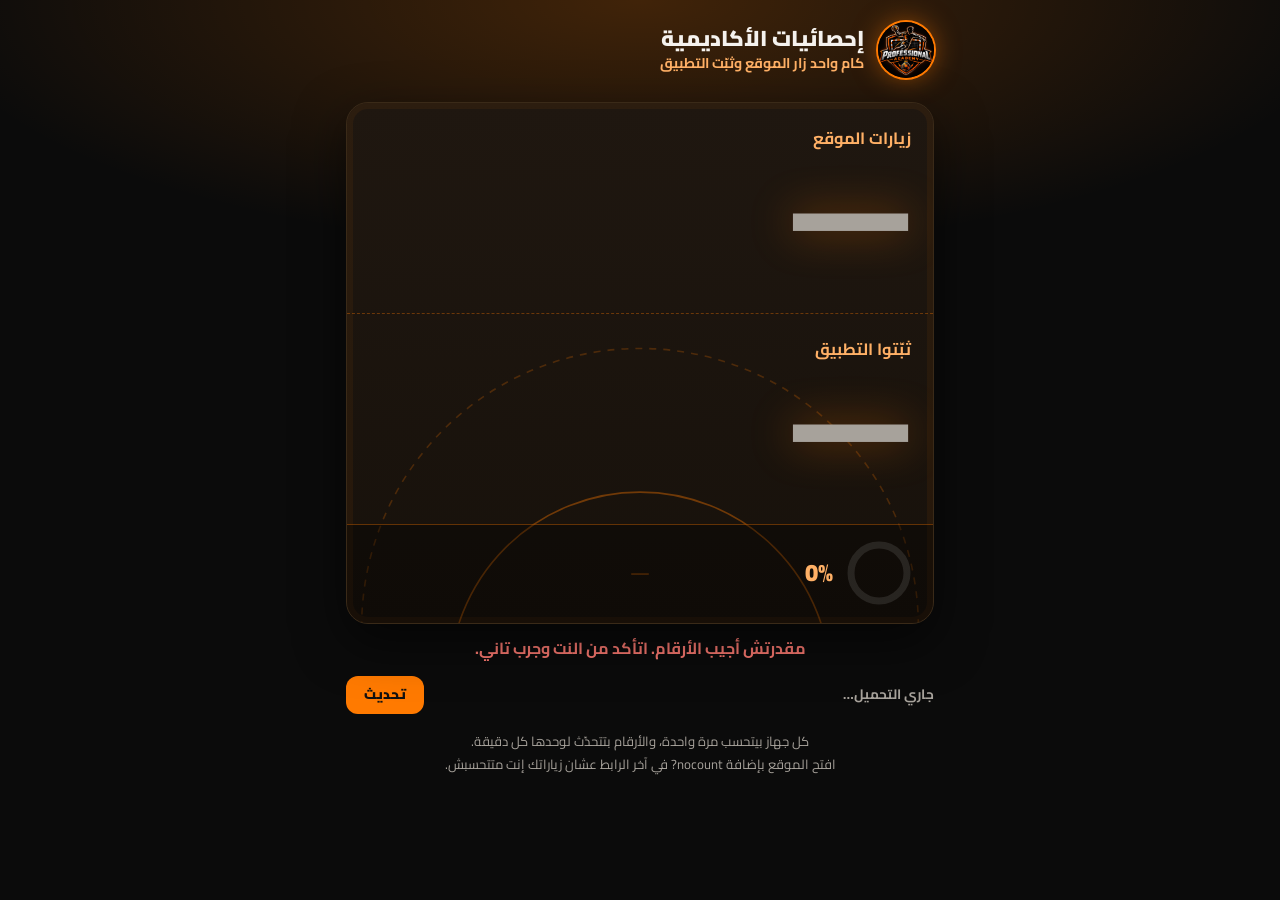
<file: academy/stats/index.html>
<!doctype html>
<html lang="ar" dir="rtl">
<head>
<meta charset="utf-8">
<meta name="viewport" content="width=device-width,initial-scale=1,viewport-fit=cover">
<meta name="robots" content="noindex,nofollow">
<meta name="theme-color" content="#0b0b0b">
<title>إحصائيات الأكاديمية | Professional Academy</title>
<link rel="icon" type="image/png" sizes="48x48" href="../img/icon-48.png">
<link rel="apple-touch-icon" href="../img/apple-touch-icon.png">
<link rel="manifest" href="manifest.webmanifest">
<meta name="mobile-web-app-capable" content="yes">
<meta name="apple-mobile-web-app-capable" content="yes">
<meta name="apple-mobile-web-app-title" content="إحصائيات">
<link rel="preconnect" href="https://fonts.googleapis.com">
<link rel="preconnect" href="https://fonts.gstatic.com" crossorigin>
<link href="https://fonts.googleapis.com/css2?family=Cairo:wght@400;700;900&display=swap" rel="stylesheet">
<style>
:root{
  --ink:#0b0b0b;--floor:#17110b;--floor-2:#1f1710;--line:#2c2c2c;
  --text:#f5f2ee;--muted:#a7a29b;--or:#ff7a00;--or-2:#ffb066;--ok:#4be28a;--bad:#ff7b72;
  --ease:cubic-bezier(.16,.84,.2,1)
}
*{box-sizing:border-box;margin:0;padding:0}
html{background:var(--ink)}
body{min-height:100vh;color:var(--text);font-family:"Cairo",system-ui,sans-serif;line-height:1.6;
  background:radial-gradient(ellipse 80% 40% at 50% 0%,rgba(255,122,0,.22),transparent 70%),var(--ink);
  padding:0 0 calc(32px + env(safe-area-inset-bottom,0px))}
button{font:inherit;color:inherit;cursor:pointer}
:focus-visible{outline:3px solid var(--or);outline-offset:3px}
.wrap{max-width:620px;margin:0 auto;padding-inline:16px}

.head{display:flex;align-items:center;gap:14px;padding:22px 0 8px}
.head img{width:56px;height:56px;border-radius:50%;box-shadow:0 0 0 2px var(--or),0 0 26px rgba(255,122,0,.5)}
.head h1{font-size:1.35rem;font-weight:900;line-height:1.25}
.head p{color:var(--or-2);font-size:.88rem;font-weight:700}

/* لوحة النتيجة: ملعب كرة يد من فوق + أرقام بتلف زي عدّاد الكيلومترات */
.board{position:relative;margin-top:16px;border-radius:22px;overflow:hidden;
  background:linear-gradient(180deg,var(--floor-2),var(--floor));border:1px solid #3a2a18;
  box-shadow:0 18px 50px rgba(0,0,0,.55),inset 0 0 0 6px rgba(255,122,0,.06)}
.court{position:absolute;inset:0;width:100%;height:100%;pointer-events:none}
.court *{fill:none;stroke:var(--or);stroke-width:1.6;vector-effect:non-scaling-stroke}
.court .soft{opacity:.38}.court .faint{opacity:.22;stroke-dasharray:7 7}
.court .goal{opacity:.5;stroke-width:3}
.rows{position:relative;display:grid}
.row{padding:22px 22px 20px;display:grid;gap:2px}
.row+.row{border-top:1px dashed rgba(255,122,0,.35)}
.label{font-weight:700;color:var(--or-2);font-size:1.02rem}
.num{direction:ltr;display:flex;align-items:flex-end;justify-content:flex-end;
  font-size:clamp(4.2rem,22vw,7.2rem);font-weight:900;line-height:1;color:var(--text);
  font-variant-numeric:tabular-nums;letter-spacing:-.02em;filter:drop-shadow(0 0 22px rgba(255,122,0,.4))}
.dg{display:inline-block;height:1.04em;overflow:hidden;line-height:1.04}
.col{display:flex;flex-direction:column;transform:translateY(calc(var(--d,0)*-10%));
  transition:transform 1.5s var(--ease);transition-delay:var(--delay,0s)}
.col span{display:block;height:1.04em;text-align:center}
.sep{display:inline-block;height:1.04em;line-height:1.04;color:var(--or);padding-inline:.02em}
.dash{color:var(--muted)}
.sub{min-height:1.5em;font-size:.95rem;color:var(--muted);font-weight:700}
.sub.up{color:var(--ok)}

.rate{position:relative;display:flex;align-items:center;gap:14px;padding:16px 22px 18px;
  background:rgba(0,0,0,.35);border-top:1px solid rgba(255,122,0,.35)}
.ring{flex:none;width:64px;height:64px;transform:rotate(-90deg)}
.ring circle{fill:none;stroke-width:7}
.ring .bg{stroke:rgba(255,255,255,.1)}
.ring .fg{stroke:var(--or);stroke-linecap:round;stroke-dasharray:176;stroke-dashoffset:176;transition:stroke-dashoffset 1.6s var(--ease) .4s}
.rate b{font-size:1.5rem;font-weight:900;color:var(--or-2);font-variant-numeric:tabular-nums}
.rate p{font-size:.92rem;color:var(--muted);font-weight:700;line-height:1.5}

.bar{display:flex;align-items:center;justify-content:space-between;gap:12px;margin-top:14px;color:var(--muted);font-size:.85rem;font-weight:700}
.btn{background:var(--or);color:#111;border:0;border-radius:12px;padding:8px 18px;font-weight:900;transition:transform .12s}
.btn:active{transform:scale(.97)}
.btn:disabled{opacity:.55;cursor:default}
.err{color:var(--bad);font-weight:700;text-align:center;margin-top:12px;min-height:1.4em}
.note bdi,.note span{unicode-bidi:isolate;display:inline-block}
.note{color:var(--muted);font-size:.82rem;text-align:center;margin-top:16px;line-height:1.8}

@media (prefers-reduced-motion:reduce){.col,.ring .fg{transition:none}}
</style>
</head>
<body>
<div class="wrap">
  <header class="head">
    <img src="../img/logo.jpg" alt="شعار Professional Academy" width="56" height="56">
    <div>
      <h1>إحصائيات الأكاديمية</h1>
      <p>كام واحد زار الموقع وثبّت التطبيق</p>
    </div>
  </header>

  <main>
    <section class="board" aria-label="الأرقام">
      <svg class="court" viewBox="0 0 400 520" preserveAspectRatio="xMidYMid slice" aria-hidden="true">
        <line class="goal" x1="150" y1="508" x2="250" y2="508"/>
        <path class="soft" d="M70 508 L70 478 A130 130 0 0 1 330 478 L330 508"/>
        <path class="faint" d="M10 508 L10 440 A190 190 0 0 1 390 440 L390 508"/>
        <line class="soft" x1="194" y1="404" x2="206" y2="404"/>
        <line class="faint" x1="0" y1="20" x2="400" y2="20"/>
        <circle class="faint" cx="200" cy="20" r="44"/>
      </svg>

      <div class="rows">
        <div class="row">
          <span class="label">زيارات الموقع</span>
          <div class="num" id="nVisits" role="text" aria-label="زيارات الموقع"><span class="dash">—</span></div>
          <span class="sub" id="sVisits"></span>
        </div>
        <div class="row">
          <span class="label">ثبّتوا التطبيق</span>
          <div class="num" id="nInstalls" role="text" aria-label="ثبّتوا التطبيق"><span class="dash">—</span></div>
          <span class="sub" id="sInstalls"></span>
        </div>
      </div>

      <div class="rate" id="rate" hidden>
        <svg class="ring" viewBox="0 0 64 64" aria-hidden="true"><circle class="bg" cx="32" cy="32" r="28"/><circle class="fg" id="ringFg" cx="32" cy="32" r="28"/></svg>
        <div>
          <b id="rateNum">0%</b>
          <p id="rateTxt"></p>
        </div>
      </div>
    </section>

    <p class="err" id="err" role="alert"></p>
    <div class="bar">
      <span id="when">جاري التحميل…</span>
      <button type="button" class="btn" id="refresh">تحديث</button>
    </div>
    <p class="note">كل جهاز بيتحسب مرة واحدة، والأرقام بتتحدّث لوحدها كل دقيقة.<br>افتح الموقع بإضافة <bdi dir="ltr">&lrm;?nocount&lrm;</bdi> في آخر الرابط عشان زياراتك إنت متتحسبش.</p>
  </main>
</div>

<script>
(function(){
  var BASE="https://abacus.jasoncameron.dev/get/professional-academy-ismailia/";
  var LS="pa_stats_last";
  var $=function(id){return document.getElementById(id)};
  var reduce=window.matchMedia&&window.matchMedia("(prefers-reduced-motion: reduce)").matches;

  function read(key){
    return fetch(BASE+key,{cache:"no-store"}).then(function(r){
      if(r.status===404)return 0;
      if(!r.ok)return null;
      return r.json().then(function(j){var n=Number(j&&j.value);return isFinite(n)?n:null});
    }).catch(function(){return null});
  }

  /* عدّاد بيلف: كل رقم عمود 0-9 بيتحرك لمكانه */
  function setNum(host,n){
    var s=Number(n).toLocaleString("en-US");
    if(host.dataset.s===s)return;
    var rebuild=!host.dataset.s||host.dataset.s.length!==s.length;
    host.dataset.s=s;
    host.setAttribute("aria-label",host.getAttribute("aria-label").split(":")[0]+": "+s);
    var cols=[];
    if(rebuild){
      host.textContent="";
      var count=0,total=s.replace(/\D/g,"").length;
      s.split("").forEach(function(ch){
        if(/\d/.test(ch)){
          var d=document.createElement("span");d.className="dg";d.setAttribute("aria-hidden","true");
          var c=document.createElement("span");c.className="col";
          for(var k=0;k<10;k++){var t=document.createElement("span");t.textContent=k;c.appendChild(t)}
          c.style.setProperty("--d",0);
          c.style.setProperty("--delay",(reduce?0:(total-1-count)*0.09)+"s");
          d.appendChild(c);host.appendChild(d);cols.push({el:c,v:+ch});count++;
        }else{
          var p=document.createElement("span");p.className="sep";p.setAttribute("aria-hidden","true");p.textContent=ch;host.appendChild(p);
        }
      });
    }else{
      var i=0;
      s.split("").forEach(function(ch){if(/\d/.test(ch)){var c=host.querySelectorAll(".col")[i++];cols.push({el:c,v:+ch})}});
    }
    requestAnimationFrame(function(){requestAnimationFrame(function(){
      cols.forEach(function(c){c.el.style.setProperty("--d",c.v)});
    })});
  }

  function setRate(v,i){
    var box=$("rate");
    if(v==null||i==null||v<=0){box.hidden=true;return}
    var pct=Math.min(100,i/v*100);
    box.hidden=false;
    $("rateNum").textContent=(pct>=10?Math.round(pct):Math.round(pct*10)/10)+"%";
    $("rateTxt").textContent="من كل زوار الموقع ثبّتوا التطبيق";
    var fg=$("ringFg");
    requestAnimationFrame(function(){requestAnimationFrame(function(){fg.style.strokeDashoffset=176*(1-pct/100)})});
  }

  var baseline=null,baselineRead=false,saved=false;
  function readBaseline(){
    if(baselineRead)return;baselineRead=true;
    try{baseline=JSON.parse(localStorage.getItem(LS)||"null")}catch(e){baseline=null}
  }
  function delta(el,now,key){
    var d=baseline&&typeof baseline[key]==="number"&&now!=null?now-baseline[key]:0;
    el.textContent=d>0?"+"+d.toLocaleString("en-US")+" من آخر مرة فتحت فيها الصفحة":"";
    el.className="sub"+(d>0?" up":"");
  }

  var busy=false;
  function load(){
    if(busy)return;busy=true;
    var b=$("refresh");b.disabled=true;
    readBaseline();
    Promise.all([read("visits"),read("installs")]).then(function(r){
      var v=r[0],i=r[1],bad=v==null&&i==null;
      if(v!=null)setNum($("nVisits"),v);
      if(i!=null)setNum($("nInstalls"),i);
      delta($("sVisits"),v,"v");delta($("sInstalls"),i,"i");
      setRate(v,i);
      $("err").textContent=bad?"مقدرتش أجيب الأرقام. اتأكد من النت وجرب تاني.":"";
      if(!bad){
        $("when").textContent="آخر تحديث: "+new Date().toLocaleTimeString("ar-EG",{hour:"numeric",minute:"2-digit"});
        if(!saved&&v!=null&&i!=null){saved=true;try{localStorage.setItem(LS,JSON.stringify({v:v,i:i}))}catch(e){}}
      }
    }).then(function(){busy=false;b.disabled=false});
  }
  $("refresh").addEventListener("click",load);
  load();
  setInterval(function(){if(!document.hidden)load()},60000);
  if("serviceWorker" in navigator)window.addEventListener("load",function(){navigator.serviceWorker.register("../sw.js").catch(function(){})});
})();
</script>
</body>
</html>
</file>
<file: academy-v2/assets/css/style.css>
/*
	Theme Name: LC Starter Theme
	Theme URI: 
	Description: A lightweight and minimalist WordPress theme for Elementor page builder.
	Author: Qeema Tech Team
	Author URI: https://qeematech.net
	Version: 2.0.0
	Stable tag: 1.0.0
	Requires at least: 5.9
	Tested up to: 6.2
	Requires PHP: 7.4
	License: GNU General Public License v3 or later.
	License URI: https://www.gnu.org/licenses/gpl-3.0.html
	Text Domain: qeema
	Description: A lightweight, plain-vanilla, best suited for building your site using Elementor website builder. Visit https://elementor.com/hello-theme/ to learn more.
	Tags: accessibility-ready, flexible-header, custom-colors, custom-menu, custom-logo, featured-images, rtl-language-support, threaded-comments, translation-ready,
*/

:root {
    --bs-success-rgb: 17, 185, 74;
    --bs-btn-bg: #F26A00;
    --bs-btn-border-color: #F26A00;
}

* {
    font-family: "Noto Kufi Arabic", sans-serif;
}

.load-spinner {
    position: fixed;
    top: 0;
    left: 0;
    height: 100vh;
    z-index: 3;
    width: 100%;
    background-color: #0000008a;
}

.hide {
    display: none !important;
}


/*=============================
   [01. Global Styles ]
===============================*/

a {
    text-decoration: none;
}


/*=============================
   [02. Helper Classes ]
===============================*/

.bg-glass {
    background-color: #ffffffcc;
}

.text-danger {
    color: #F26A00 !important;
}

.hide {
    display: none;
}

.w-90 {
    width: 90%;
}

.w-80 {
    width: 80%;
}

.w-60 {
    width: 60%;
}

.w-40 {
    width: 40%;
}

.w-35 {
    width: 35%;
}

.h-100vh {
    min-height: 100vh;
}

.h-80vh {
    height: 80vh;
}

.h-65vh {
    height: 65vh;
}

.h-min-80 {
    min-height: 80vh;
}

.icon-xxl {
    width: 120px !important;
    height: 120px !important;
}

.icon-xl {
    width: 90px !important;
    height: 90px !important;
}

.icon-lg {
    width: 60px !important;
    height: 60px !important;
}

.icon-md {
    width: 48px !important;
    height: 48px !important;
}

.icon-sm {
    width: 32px !important;
    height: 32px !important;
}

.icon-xs {
    width: 20px !important;
    height: 20px !important;
}

.avater-xs {
    width: 40px;
    height: 40px;
}

.avater-sm {
    width: 48px;
    height: 48px;
}

.avater-md {
    width: 60px;
    height: 60px;
    object-fit: cover;
}

.font-x-12 {
    font-size: 12px;
}

.font-x-11 {
    font-size: 11px;
}

.font-x-10 {
    font-size: 10px;
}

.btn-success-lite {
    background-color: #F26A00;
    border-color: #F26A00;
    color: #fff;
}

.btn-success-lite:hover {
    background-color: #F26A00;
    color: #fff;
}

.mt-min-45 {
    margin-top: -45px;
}

.mt-min-80 {
    margin-top: -80px !important;
}

.mt-min-100 {
    margin-top: -100px !important;
}

.pb-50 {
    padding-bottom: 50%;
}

.bg-center {
    background-repeat: no-repeat;
    background-position: center;
    background-size: cover;
}

.slider-dots-above .slick-dots {
    margin-top: -20px !important;
    position: relative;
    z-index: 2;
}

.p-abs-gradent {
    position: absolute;
    bottom: 5%;
    right: 3%;
}

.add-offer {
    border-radius: 50px;
    -webkit-border-radius: 50px;
    -moz-border-radius: 50px;
    -ms-border-radius: 50px;
    -o-border-radius: 50px;
}

.overflow-x-scroll {
    overflow-x: scroll;
}

.rounded-top-3 {
    border-top-left-radius: 1rem;
    border-top-right-radius: 1rem;
}

.rounded-top-4 {
    border-top-left-radius: 1rem;
    border-top-right-radius: 1rem;
}

.d-contents {
    display: contents;
}

.bottom-5 {
    bottom: 5%;
}

.bottom-10 {
    bottom: 10%;
}

.add-champ {
    left: 0;
    z-index: 3;
    min-height: 100%;
    top: -100% !important;
    transition: all .5s;
    -webkit-transition: all .5s;
    -moz-transition: all .5s;
    -ms-transition: all .5s;
    -o-transition: all .5s;
    overflow-y: scroll;
}

.add-champ .create-match {
    bottom: -100% !important;
    transition: all .5s;
    -webkit-transition: all .5s;
    -moz-transition: all .5s;
    -ms-transition: all .5s;
    -o-transition: all .5s;
}

.add-champ.active {
    top: 0 !important;
}

.add-champ.active .create-match {
    bottom: 0 !important;
    transition: all .5s;
    -webkit-transition: all .5s;
    -moz-transition: all .5s;
    -ms-transition: all .5s;
    -o-transition: all .5s;
}

.link-hover:hover {
    background-color: #FBE6E9;
    ;
}

.accordion-button-light {
    gap: .5rem;
}

.accordion-button:not(.collapsed) {
    background-color: #f1f1f1;
}

.faveorite-btn {
    background-color: #fff;
    display: flex;
    align-items: center;
    justify-content: center;
    top: 0.5rem !important;
    left: .5rem !important;
    color: #dc3545;
}


/* .product img {
    height: 200px;
} */


/*=============================
   [03. Steps like Wizard ]
===============================*/

.step {
    width: 100%;
    height: 100dvh;
}

.step-header {
    width: 100%;
    height: 50%;
    border-bottom-left-radius: 50%;
    border-bottom-right-radius: 50%;
    background-repeat: no-repeat;
    background-size: cover;
    background-position: center;
}

.intro-slider-dots {
    list-style: none;
    padding: 0;
}

.intro-slider-dots li {
    width: 10px;
    height: 10px;
    border-radius: 50%;
    background-color: #ddd;
    margin: 0;
}

.intro-slider-dots li.active {
    width: 25px;
    border-radius: 10px;
    background-color: #F26A00;
}

.steps-container {
    position: relative;
}

.steps-container .item {
    background-color: transparent;
    width: 100%;
    position: absolute;
    top: 0;
    bottom: 0;
    visibility: hidden;
    opacity: 0;
    transition: all .5s;
}

.steps-container .item.active {
    visibility: visible;
    opacity: 1;
}

.input-bg-gray {
    background-color: #F8FAFC;
    border-color: #F8FAFC;
    border-radius: 3px;
}

.input-bg-gray::placeholder {
    color: #404B52;
}

.input-group-custom {
    background-color: #fff;
    color: #F26A00;
}

.forget-password {
    text-decoration: none;
    color: #404B52;
    text-align: center;
}

.profile-mage {
    width: 50px;
    height: 50px;
    object-fit: cover;
}

.lc-check-box:checked~.lc-check-box-label {
    background-color: #F26A00;
    color: #F1FFF6;
}

.lc-check-box:checked~.lc-check-box-label img:nth-child(1) {
    display: none;
}

.lc-check-box:checked~.lc-check-box-label img:nth-child(2) {
    display: inline-block;
}

.lc-check-box-label {
    width: 100%;
    padding: 1rem .8rem;
    border: 1px solid #F26A00;
    background-color: #F1FFF6;
    border-radius: 3px;
    text-wrap: nowrap;
}

.height-container {
    background-color: #F1FFF6;
    border-radius: 50px;
    padding: .5rem;
    display: flex;
}

.height-container .lc-check-box-label {
    border-radius: 50px;
    padding: .3rem;
    transition: all .5s;
}

.height-container .lc-check-box:checked~.lc-check-box-label {
    background-color: #fff;
    border-color: #F8FAFC;
    color: #404B52;
    text-align: center;
    font-weight: 700;
}

.lc-check-border:checked~.lc-check-box-label {
    border: 2px solid #333;
}

.main-slider .slick-dots {
    display: flex;
    list-style: none;
    gap: .5rem;
    justify-content: center;
    margin-top: 1rem;
    padding: 0;
}

.main-slider .slick-dots button {
    display: none;
}

.main-slider .slick-dots li::after {
    content: '';
    display: block;
    width: 7px;
    height: 7px;
    border-radius: 50%;
    background-color: #ddd;
    margin: 0;
    transition: all .5s;
}

.main-slider .slick-dots li.slick-active::after {
    width: 20px;
    border-radius: 10px;
    background-color: #F26A00;
}

.search-bar {
    position: relative;
}

.btn-search-bar {
    position: absolute;
    top: 50%;
    left: 0;
    transform: translateY(-50%);
    -webkit-transform: translateY(-50%);
    -moz-transform: translateY(-50%);
    -ms-transform: translateY(-50%);
    -o-transform: translateY(-50%);
}

.search-input,
.search-input:focus {
    background-color: #fff;
    border: 1px solid #eee;
    color: #404B52;
}

.search-input::-webkit-input-placeholder {
    color: #bebbbb;
}

.search-input:-moz-placeholder {
    color: #bebbbb;
}

.search-input::-moz-placeholder {
    color: #bebbbb;
}

.search-input:-ms-input-placeholder {
    color: #bebbbb;
}

.btn-search-bar {
    color: #F26A00;
}

.woocommerce-product-gallery__image img {
    border-radius: 6px;
}


/*=============================
   [03. Header Setting ]
===============================*/

.header-box {
    width: 100%;
    height: 250px;
    background-position: bottom;
    background-size: cover;
    display: flex;
    align-items: center;
    justify-content: center;
}

.image-box {
    background-color: #fff;
    width: 85%;
    text-align: center;
    border-radius: 2rem;
    padding: 10px;
    margin-top: -115px;
}

.image-box img {
    margin-bottom: -35px;
}

.header-abs {
    background-color: #F26A00;
    width: 100%;
    height: 155px;
    border-radius: 0px 0px 40px 95px;
    -moz-border-radius: 0px 0px 40px 95px;
    -webkit-border-radius: 0px 0px 40px 95px;
}


/*=============================
   [04. Thumb with edit pen ]
===============================*/

.thumb {
    position: relative;
    width: 120px;
    height: 120px;
    border-radius: 50%;
    -webkit-border-radius: 50%;
    -moz-border-radius: 50%;
    -ms-border-radius: 50%;
    -o-border-radius: 50%;
    border: 2px dashed #F26A00;
}

.thumb img {
    width: 115px;
    height: 115px;
    object-fit: cover;
    object-position: top;
    border-radius: 50%;
    -webkit-border-radius: 50%;
    -moz-border-radius: 50%;
    -ms-border-radius: 50%;
    -o-border-radius: 50%;
}

.thumb label {
    position: absolute;
    right: 0;
    bottom: 0;
    display: flex;
    width: 32px;
    height: 32px;
    font-size: small;
    background-color: #F26A00;
    color: #fff;
    align-items: center;
    justify-content: center;
    border-radius: 50%;
    -webkit-border-radius: 50%;
    -moz-border-radius: 50%;
    -ms-border-radius: 50%;
    -o-border-radius: 50%;
}

.team-image img {
    width: 55px;
    height: 55px;
    border: 2px dashed #F26A00;
}


/* .team-image .stretched-link {
    position: absolute;
    width: 100%;
    height: 100%;
    left: 0;
    top: 0;
} */


/*=============================
   [05. Eye Show Passwords]
===============================*/

.password {
    position: relative;
}

.password i {
    position: absolute;
    left: 10px;
    top: 50%;
    transform: translateY(-50%);
    color: #c4c4c4;
}

.form-check-input:checked {
    background-color: #11b94a;
    border-color: #11b94a;
}


/*=============================
	[06. Footer]
===============================*/

.footer {
    width: 100%;
    /* background-color: #F26A00; */
    position: fixed;
    bottom: 0;
    left: 0;
    background-size: cover;
    background-position: top;
    z-index: 2;
}

.footer .nav {
    margin: 0;
    padding: 0;
}

.footer a {
    text-decoration: none;
    font-size: 10px;
    color: #96A0B5;
}

.footer a img {
    width: 24px;
}

.heart-animation {
    animation: heart 2s ease 0s infinite normal forwards;
}

.week-foods {
    flex-wrap: nowrap;
    overflow-x: scroll;
    gap: .5rem;
}

.week-foods .nav-link {
    background-color: #B1E8C3;
    color: #404B52;
}

.week-foods .nav-link.active,
.week-foods .show>.nav-link {
    background-color: #F26A00;
}

.home-tab-nav .nav-link {
    border: 1px solid #B2B2B2;
    color: #B2B2B2;
}

.home-tab-nav .nav-link.active {
    background-color: #F26A00;
    border-color: #F26A00;
    color: #fff;
}

@keyframes heart {
    0% {
        transform: scale(1);
    }
    50% {
        transform: scale(1.1);
    }
    100% {
        transform: scale(1);
    }
}

.slide-item::before {
    content: '';
    position: absolute;
    top: 0;
    left: 0;
    width: 100%;
    height: 100%;
    background: rgb(83, 83, 83);
    background: linear-gradient(0deg, rgba(83, 83, 83, 1) 0%, rgba(255, 255, 255, 0) 100%);
}

.border-nav {
    border-color: #333 !important;
    position: relative;
}

.border-nav::after {
    content: '';
    position: absolute;
    top: 100%;
    left: -1%;
    width: 7px;
    height: 7px;
    background-color: #333;
    transform: rotate(45deg) translateY(-50%);
    -webkit-transform: rotate(45deg) translateY(-50%);
    -moz-transform: rotate(45deg) translateY(-50%);
    -ms-transform: rotate(45deg) translateY(-50%);
    -o-transform: rotate(45deg) translateY(-50%);
}

.border-nav::before {
    content: '';
    position: absolute;
    top: 100%;
    right: 0;
    width: 7px;
    height: 7px;
    background-color: #333;
    transform: rotate(45deg) translateY(-50%);
    -webkit-transform: rotate(45deg) translateY(-50%);
    -moz-transform: rotate(45deg) translateY(-50%);
    -ms-transform: rotate(45deg) translateY(-50%);
    -o-transform: rotate(45deg) translateY(-50%);
}

.border-nav.border-warning {
    border-color: #F26A00 !important;
}

.border-nav.border-warning::before,
.border-nav.border-warning::after {
    background-color: #F26A00;
}

.service-box {
    padding-bottom: 100%;
    background-size: 100% 100%;
    background-position: center;
    position: relative;
}

.service-box h5 {
    position: absolute;
    color: #fff;
    top: 50%;
    left: 50%;
    transform: translate(-60%, -60%);
    -webkit-transform: translate(-60%, -60%);
    -moz-transform: translate(-60%, -60%);
    -ms-transform: translate(-60%, -60%);
    -o-transform: translate(-60%, -60%);
    z-index: 2;
}

.service-btn {
    position: absolute;
    bottom: 0;
    right: 0;
    background-color: #575757;
    border: 8px solid #fff;
    display: flex;
    width: 3.4rem;
    height: 3.2rem;
    border-radius: 15px;
    color: #fff;
    align-items: center;
    justify-content: center;
    z-index: 2;
}

.service-box:after {
    content: '';
    position: absolute;
    width: 100%;
    height: 100%;
    background: #0005;
    border-radius: 2rem;
}

.hall-head {
    width: 100%;
    height: 40vh;
    background-position: center;
    background-repeat: no-repeat;
    background-size: cover;
}

.hidden-top {
    position: fixed;
    top: 100%;
    left: 0;
    width: 100%;
    height: 100%;
    background-color: #fff;
    z-index: 2;
    overflow-x: hidden;
    transition: all .5s;
    -webkit-transition: all .5s;
    -moz-transition: all .5s;
    -ms-transition: all .5s;
    -o-transition: all .5s;
}

.hidden-top.show {
    top: 0;
}

.my-account {
    background-color: #fff;
    border-top-left-radius: 2rem;
    width: 80%;
    height: 100%;
    position: fixed;
    top: 0;
    right: -100%;
    z-index: 3;
    transition: all .5s;
}

.my-account.show {
    right: 0;
}

.my-account-header {
    width: 100%;
    min-height: 26%;
    background-repeat: no-repeat;
    background-position: bottom;
    background-size: cover;
    border-top-left-radius: 2rem;
    position: relative;
}

.close-myacount {
    position: absolute;
    top: 5%;
    left: 5%;
    color: #e4e4e4;
}

.team-container img {
    margin-left: -15px;
}

.team-container img:last-child {
    margin-left: 0;
}


/*=============================
	[13. Rating]
===============================*/

.rating {
    text-align: center;
    text-shadow: 0px 0px 0px #6f6f6f;
    font-size: 2.7rem;
    flex: 1;
}

.rating span {
    font-size: 0.8rem;
    color: #6f6f6f;
}

.rating-prograss-group {
    flex: 2;
}

.rating-progress {
    align-items: center;
}

.rating-progress i {
    color: #6f6f6f;
}


/*=============================
	[14. User Rating]
===============================*/

.user-rate {
    transform: rotate(180deg);
}

.user-rate input {
    display: inline-flex;
    position: relative;
    justify-content: center;
    align-items: center;
    cursor: pointer;
    appearance: none;
}

.user-rate input::before,
.user-rate input::after {
    content: ' \F586';
    font-family: bootstrap-icons !important;
    transform: rotate(180deg);
    font-size: 1.3rem;
}

.user-rate input::before {
    color: #ddd;
}

.user-rate input::after {
    color: gold;
    position: absolute;
    top: 0;
    opacity: 0;
    transition: all 0.2s;
}

.user-rate.checked input:hover~input:after,
.user-rate input:checked~input:after,
.user-rate.checked input:hover:after,
.user-rate input:checked:after {
    opacity: 1;
}

.star-gold {
    color: gold;
}

.user-rate.small input::before,
.user-rate.small input::after {
    font-size: .875rem;
}

.z-index-2 {
    z-index: 2;
}

.hidden {
    display: none;
}


/*=============================
	[05. Chat]
===============================*/

.chat-messages {
    overflow-y: scroll;
}

.message {
    width: 80%;
}

.sender {
    flex-direction: row-reverse;
}

.sender .message {
    background-color: #f1f1f1;
    padding: .8rem;
    border-radius: 15px;
    border-top-left-radius: 0;
}

.messager .message {
    background-color: #796BBD;
    color: #f1f1f1;
    padding: .8rem;
    border-radius: 15px;
    border-top-right-radius: 0;
}

.chat-input {
    position: fixed;
    bottom: 0;
    background-color: #fff;
}

@keyframes fade-in {
    from {
        opacity: 0;
    }
}

@keyframes fade-out {
    to {
        opacity: 0;
    }
}

@keyframes slide-from-right {
    from {
        transform: translateX(250px);
        -webkit-transform: translateX(250px);
        -moz-transform: translateX(250px);
        -ms-transform: translateX(250px);
        -o-transform: translateX(250px);
    }
}

@keyframes slide-to-left {
    to {
        transform: translateX(-250px);
        -webkit-transform: translateX(-250px);
        -moz-transform: translateX(-250px);
        -ms-transform: translateX(-250px);
        -o-transform: translateX(-250px);
    }
}

.slide-it {
    view-transition-name: slide-it;
}

::view-transition-old(slide-it) {
    animation: 180ms cubic-bezier(0.4, 0, 1, 1) both fade-out, 600ms cubic-bezier(0.4, 0, 0.2, 1) both slide-to-left;
}

::view-transition-new(slide-it) {
    animation: 420ms cubic-bezier(0, 0, 0.2, 1) 90ms both fade-in, 600ms cubic-bezier(0.4, 0, 0.2, 1) both slide-from-right;
}
</file>
<file: academy-v2/assets/css/site.css>
:root{--brand:#F26A00}
body{background:#fff;color:#222;font-family:"Noto Kufi Arabic",sans-serif;padding-bottom:0}
.site-hero{background:var(--brand);padding:56px 0 64px;border-radius:0 0 40px 95px}
.hero-img{width:100%;max-width:520px;border-radius:24px;box-shadow:0 12px 32px rgba(0,0,0,.35)}
.section-title{font-weight:700;text-align:center;margin-bottom:24px;color:var(--brand)}
.slide{background:linear-gradient(135deg,#F26A00,#8f0414);color:#fff;border-radius:20px;padding:40px 24px;margin:0 6px 28px;text-align:center}
.slide i{font-size:44px}
.slide h3{margin:12px 0 6px;font-weight:700}
.slide p{margin:0;opacity:.9}
.feature{background:#fff;border:1px solid #f0d0d4;border-radius:16px;padding:20px 12px;text-align:center;height:100%}
.feature i{font-size:32px;color:var(--brand)}
.feature h5{margin:10px 0 4px;font-size:1rem;font-weight:700}
.feature p{margin:0;font-size:.85rem;color:#666}
.chip{background:#fdecee;color:var(--brand);border-radius:999px;padding:8px 18px;font-weight:600}
.download{background:var(--brand);border-radius:28px;padding:40px 20px}
.site-footer{background:#faf2f3;color:#666;font-size:.9rem}
.main-slider .slick-dots{bottom:0}
.site-hero{background:#0b0b0b;border-bottom:4px solid #F26A00}
.hero-img{max-width:340px;border-radius:50%;box-shadow:0 0 40px rgba(242,106,0,.45)}
.slide{background:linear-gradient(135deg,#1a1a1a,#0b0b0b);border:1px solid #F26A00}
.slide i{color:#F26A00}
.download{background:#0b0b0b;border:1px solid #F26A00}
.feature{border-color:#f3d3bb}
.chip{background:#fff1e6}
.site-footer{background:#0b0b0b;color:#bbb}
</file>
